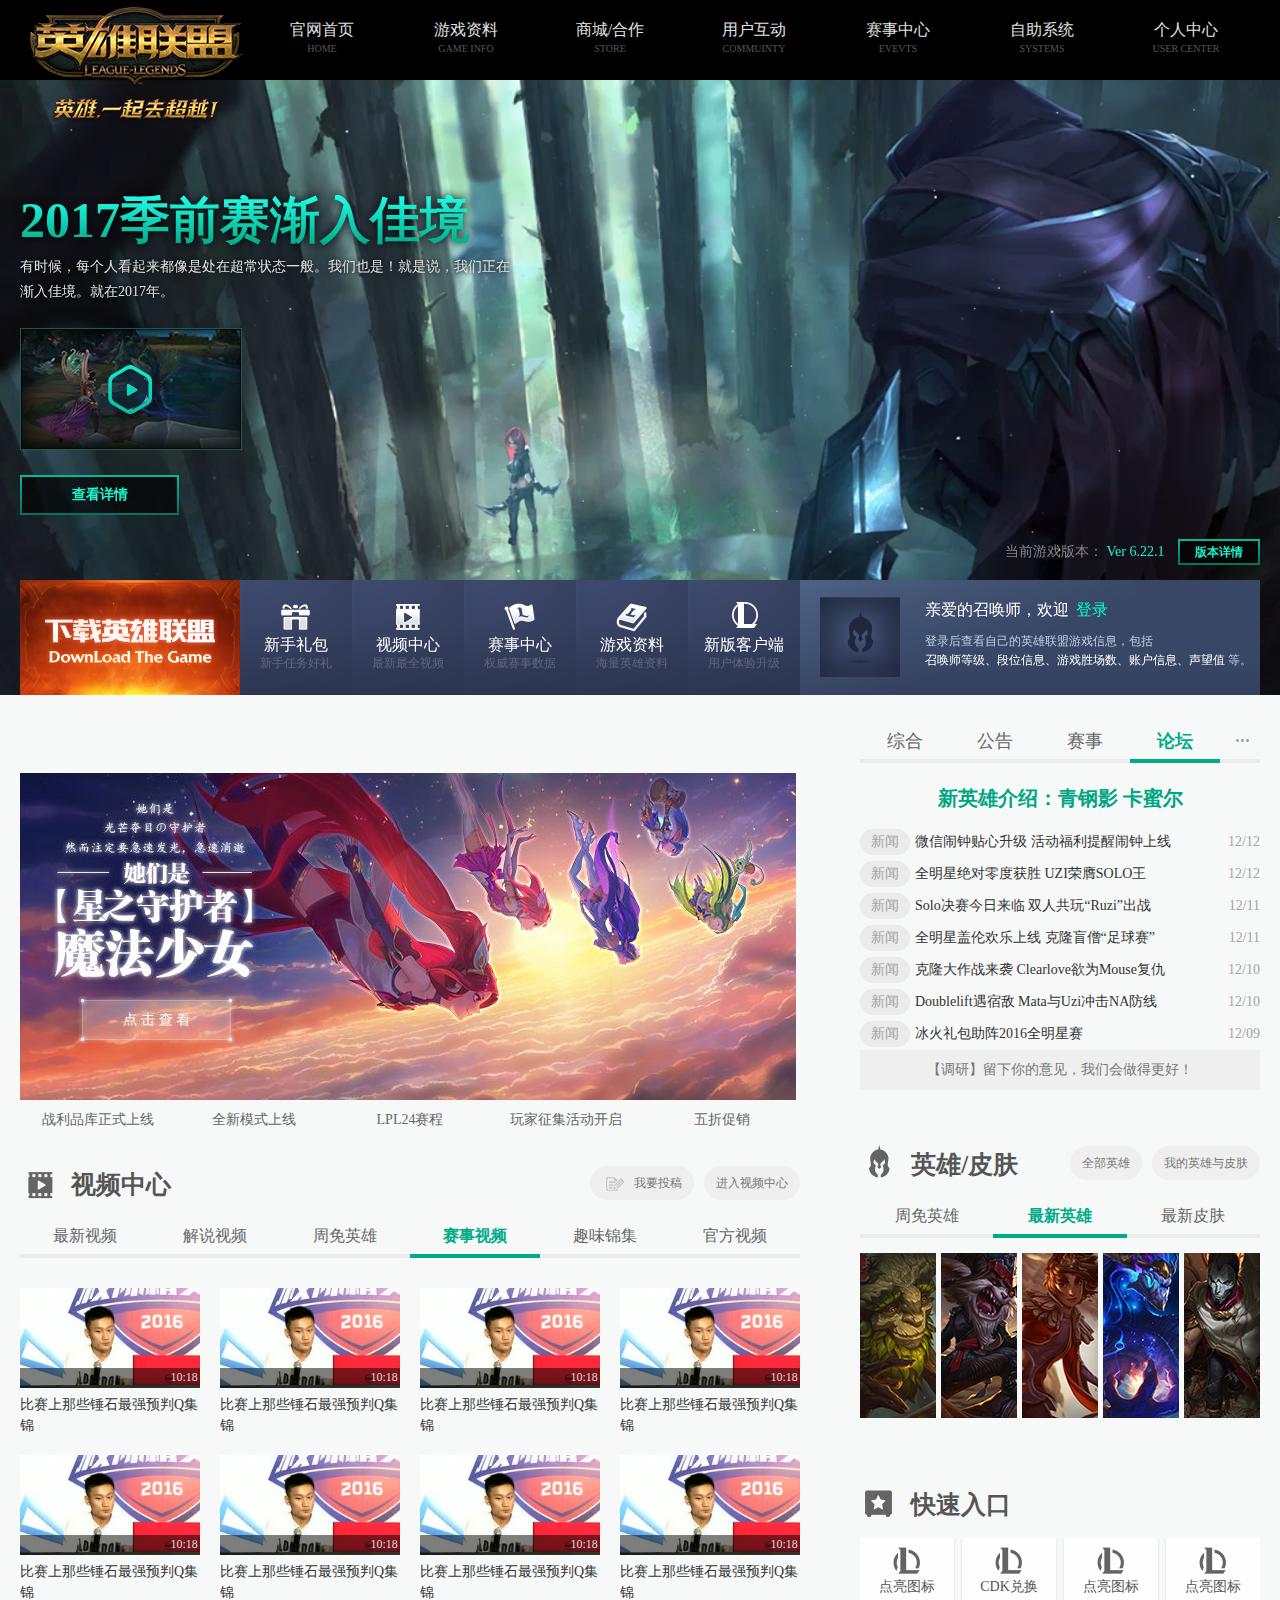
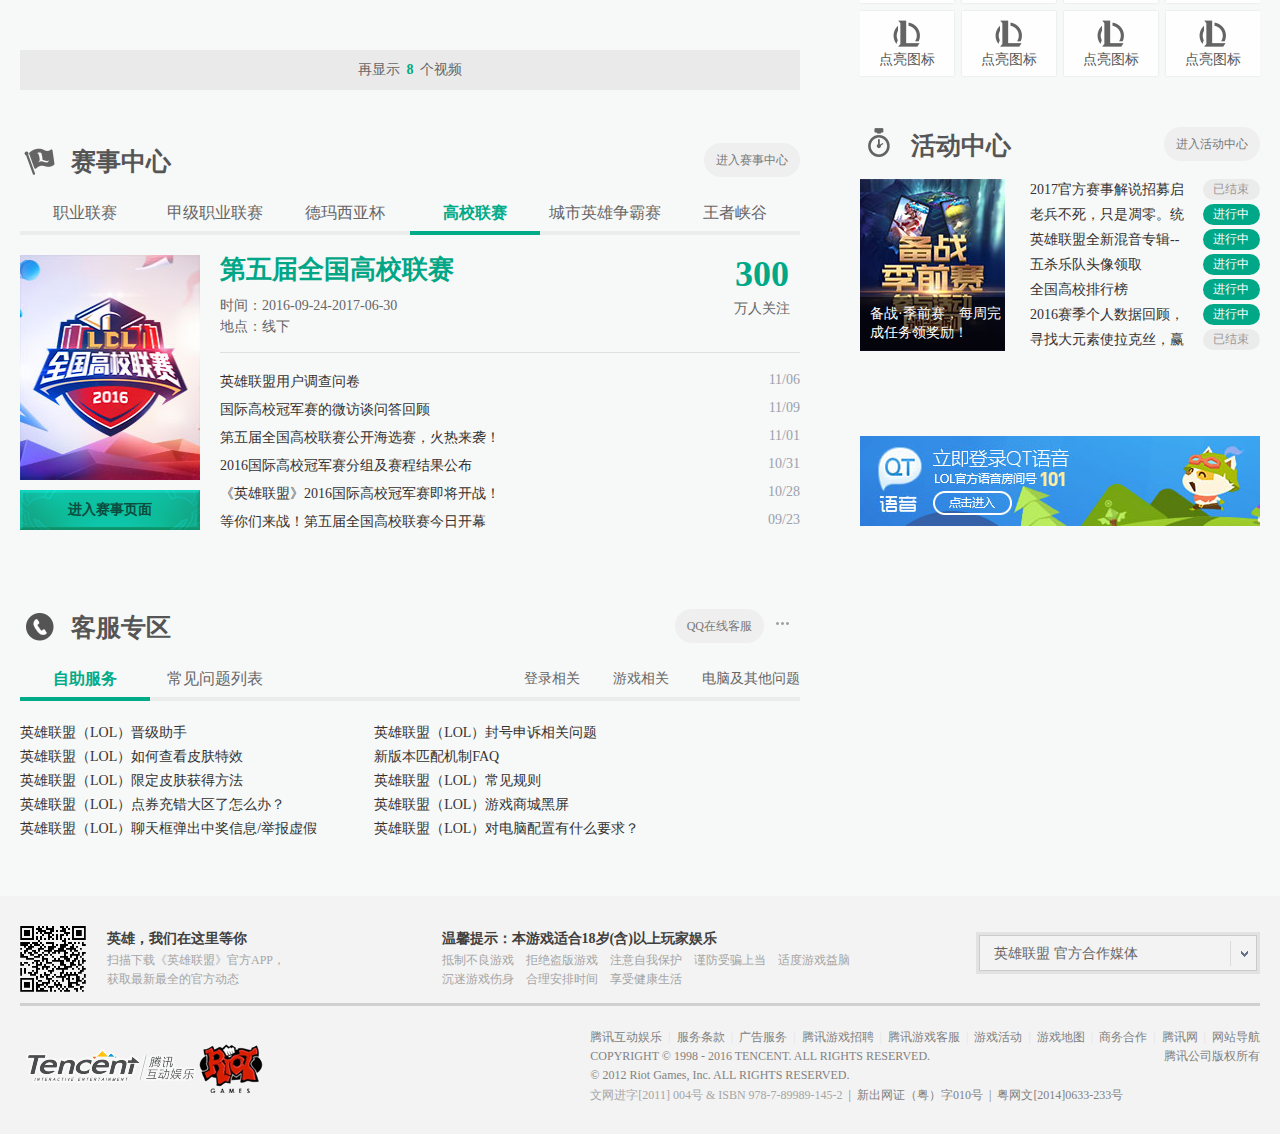
<file: index.html>
<!DOCTYPE html>
<html lang="en">
<head>
	<meta charset="UTF-8">
	<title>主页HOME</title>
</head>
<link rel="stylesheet" href="css/reset.css">
<link rel="stylesheet" href="css/main.css">
<script src="jquery-2.1.4/jquery.min.js"></script>
<script src="js/正式横向轮播.js"></script>
<script src="js/video.js"></script>
<body>
	<div class="header">
	   <!-- 主导航 -->
	   <div class="main-nav">
	        <ul id="J_nav" class="main-nav-inner">
	        	<li><a  href="#">官网首页
	            <span>HOME</span></a>
	            </li>
	        	<li><a  href="#">游戏资料
	            <span>GAME INFO</span></a></li>
	        	<li><a  href="#">商城/合作
	            <span>STORE</span></a></li>
	        	<li><a  href="#">用户互动
	            <span>COMMUINTY</span></a></li>
	        	<li><a  href="#">赛事中心
	            <span>EVEVTS</span></a></li>
	        	<li><a  href="#">自助系统
	            <span>SYSTEMS</span></a></li>
	        	<li><a  href="#">个人中心
	            <span>USER CENTER</span></a></li>
	        </ul>
           <div class="nav-more" id="J_nav-more" style="visibility: hidden;">
               <ul class="nav-more">
                   <li></li>
                   <li>
                       <a href="">新手指引</a>
                       <a href="">资料库</a>
                       <a href="">攻略中心</a>
                       <a href="">模式实验室</a>
                       <a href="">海克斯战利品库</a>
                       <a href="">屏保下载</a>
                       <a href="">英雄联盟 宇宙</a>
                   </li>
                   <li><a href="">点券商城</a>
                       <a href="">道聚城</a>
                       <a href="">官方周边商城</a>
                       <a href="">英雄联盟桌游</a>
                       <a href="">LOL信用卡</a>
                       <a href="">网吧特权</a>
                   </li>
                   <li><a href="">在线客服</a>
                       <a href="">活动中心</a>
                       <a href="">官方论坛</a>
                       <a href="">官方微信</a>
                       <a href="">官方微博</a>
                   </li>
                   <li><a href="">LPL职业联赛</a>
                       <a href="">甲级职业联赛</a>
                       <a href="">德玛西亚杯</a>
                       <a href="">城市英雄争霸赛</a>
                       <a href="">高校联赛</a>
                       <a href="">校际精英赛</a>
                   </li>
                   <li><a href="">封号查询</a>
                       <a href="">体验服申请</a>
                       <a href="">服务器状态查询</a>
                       <a href="">裁决之镰</a>
                   </li>
                   <li><a href="">个人资料</a>
                       <a href="">我的英雄与皮肤</a>
                       <a href="">战绩历史</a>
                   </li>
               </ul>
           </div>
	   </div>
        <!--动图上的布局-->
		<div class="header-inner layout">
			<!--logo-->
			<h1 class="logo"></h1>
			<!--宣传语-->
			<video id="topBigVideo" class="top-big-video" autoplay="" loop="">
				<source src="./resource/big-v10.mp4">
				<source src="./resource/big-v10.webm">
			</video>
			<div class="top-act">
				<h2 class="top-act-name">
					2017季前赛渐入佳境
					<span>2017季前赛渐入佳境</span>
				</h2>
				<p class="top-act-desc">
					有时候，每个人看起来都像是处在超常状态一般。我们也是！就是说，我们正在渐入佳境。就在2017年。
				</p>
			<div class="top-act-video">
				<video id="topSmallVideo" class="top-small-video" autoplay="" loop="">
					<source src="./resource/small-v10.webm" type="video/webm">
					<source src="./resource/small-v10.mp4" type="video/mp4">
				</video>
				<a id="J_play" class="btn-top-play" href="javascript:void(0)"></a>
			</div>
				<a class="top-act-link" href="http://lol.qq.com/act/a20161015preseason/?ADTAG=lolweb.header.act"  target="_blank">查看详情</a>
			</div>
            <!--游戏版本-->
            <div class="top-version">
                当前游戏版本：
                <em>Ver 6.22.1</em>
                <a class="top-version-link" href="http://lol.qq.com/webplat/info/news_version3/152/22006/m14290/201611/523246.shtml"
                   target="_blank">版本详情</a>
            </div>
            <!--下载登陆-->
            <div class="top-quick clearfix">
                <!--下载-->
                <a class="top-quick-download top-quick-link" href="/download.shtml">
                    <strong class="hidden">下载游戏</strong>
                </a>
                <a class="top-quick-link top-quick-package" target="_blank" href="http://lol.qq.com/act/a20110418gifts/">
                    <span class="icon-quick-package"></span>
                    <span class="name">新手礼包</span>
                    <span class="desc">新手任务好礼</span>
                </a>
                <a class="top-quick-link top-quick-video" target="_blank" href="http://lol.qq.com/act/a20110418gifts/">
                    <span class="icon-quick-video"></span>
                    <span class="name">视频中心</span>
                    <span class="desc">最新最全视频</span>
                </a>
                <a class="top-quick-link top-quick-match" target="_blank" href="http://lol.qq.com/act/a20110418gifts/">
                    <span class="icon-quick-match"></span>
                    <span class="name">赛事中心</span>
                    <span class="desc">权威赛事数据</span>
                </a>
                <a class="top-quick-link top-quick-info" target="_blank" href="http://lol.qq.com/act/a20110418gifts/">
                    <span class="icon-quick-info"></span>
                    <span class="name">游戏资料</span>
                    <span class="desc">海量英雄资料</span>
                </a>
                <a class="top-quick-link top-quick-lcu" target="_blank" href="http://lol.qq.com/act/a20110418gifts/">
                    <span class="icon-quick-lcu"></span>
                    <span class="name">新版客户端</span>
                    <span class="desc">用户体验升级</span>
                </a>
                <!--登录-->
                <div class="top-login">
                    <div class="user_content">
                        <div class="user-header">
                            <img src="./resource/ttt.png" height="80" width="80">
                        </div>
                        <p class="hello">
                            亲爱的召唤师，欢迎
                            <a href="#" class="text_login">登录</a>
                        </p>
                        <i class="blank"></i>
                        <p>
                            登录后查看自己的英雄联盟游戏信息，包括
                            <br>
                            <span class="new1">召唤师等级、段位信息、游戏胜场数、账户信息、声望值</span>
                            等。
                        </p>
                    </div>
                </div>
            </div>
		</div>
    </div>

 <div class="layout mainer">
     <div class="home-mod-l">
         <!--图片轮播 开始-->
        <div id="move1">
            <ul class="image_move clearfix" id="i_m">
                <li class="move_item"><a href=""><img src="lianmeng_images/girl.png" ></a></li>
                <li class="move_item"><a href=""><img src="lianmeng_images/finals.png" ></a></li>
                <li class="move_item"><a href=""><img src="lianmeng_images/girl_shop.png" ></a></li>
                <li class="move_item"><a href=""><img src="lianmeng_images/jie_skin.png" ></a></li>
                <li class="move_item"><a href=""><img src="lianmeng_images/angel.png" ></a></li>
            </ul>
            <ul class="image_name" id="ima_name">
                <li>战利品库正式上线</li>
                <li>全新模式上线</li>
                <li>LPL24赛程</li>
                <li>玩家征集活动开启</li>
                <li>五折促销</li>
            </ul>
        </div>
         <!--图片轮播 结束-->
         <!--视频中心 开始-->
         <div class="home-mod home-video">
             <div class="hd">
                 <h2 class="home-title home-video-title">
                     <i class="icon-video"></i>
                     视频中心
                 </h2>
                 <a href="/v/index.shtml" class="txt-more">进入视频中心</a>
                 <a class="txt-more" href="http://bbs.lol.qq.com/forum.php?mod=forumdisplay&amp;fid=315">
                     <i class="icon-submit"></i>
                     我要投稿</a>
             </div>
             <div class="bd">
                 <div class="tab video-tab">
                     <ul id="Jvideo" class="tab-nav video-nav">
                         <li id="J1" val="1">最新视频</li>
                         <li id="J2" val="2">解说视频</li>
                         <li id="J3" val="3">周免英雄</li>
                         <li id="J4" val="4" class="current">赛事视频</li>
                         <li id="J5" val="5">趣味锦集</li>
                         <li id="J6" val="6">官方视频</li>
                     </ul>
                 </div>
                 <ul id="Jvideo_n1" style="display: none" class="clearfix v-list v-mod-list v-star-list" data-id="2">
                     <li>
                         <a class="v-link"
                            href="http://lol.qq.com/v/go.shtml?id=45604&amp;type=lwvideo&amp;url=http://www.lolfun.cn/video/video.html?id=1183&amp;e_code=main.videototal.new" target="_blank">
                             <img src="resource/0.jpg" alt="">
                             <span class="shadow1"></span>
                             <span class="v-meta"><span class="v-time">10:18</span></span>
                             <span class="shadow2"></span>
                             <i class="icon-v"></i>
                         </a>
                         <h5 class="v-name">
                             <a href="http://lol.qq.com/v/go.shtml?id=45604&amp;type=lwvideo&amp;url=http://www.lolfun.cn/video/video.html?id=1183&amp;e_code=main.videototal.new">
                             比赛上那些锤石最强预判Q集锦</a>
                         </h5>
                     </li>
                     <li>
                         <a class="v-link"
                            href="http://lol.qq.com/v/go.shtml?id=45604&amp;type=lwvideo&amp;url=http://www.lolfun.cn/video/video.html?id=1183&amp;e_code=main.videototal.new" target="_blank">
                             <img src="resource/0.jpg" alt="">
                             <span class="shadow1"></span>
                             <span class="v-meta"><span class="v-time">10:18</span></span>
                             <span class="shadow2"></span>
                             <i class="icon-v"></i>
                         </a>
                         <h5 class="v-name">
                             <a href="http://lol.qq.com/v/go.shtml?id=45604&amp;type=lwvideo&amp;url=http://www.lolfun.cn/video/video.html?id=1183&amp;e_code=main.videototal.new">
                                 比赛上那些锤石最强预判Q集锦</a>
                         </h5>
                     </li>
                     <li>
                         <a class="v-link"
                            href="http://lol.qq.com/v/go.shtml?id=45604&amp;type=lwvideo&amp;url=http://www.lolfun.cn/video/video.html?id=1183&amp;e_code=main.videototal.new" target="_blank">
                             <img src="resource/0.jpg" alt="">
                             <span class="shadow1"></span>
                             <span class="v-meta"><span class="v-time">10:18</span></span>
                             <span class="shadow2"></span>
                             <i class="icon-v"></i>
                         </a>
                         <h5 class="v-name">
                             <a href="http://lol.qq.com/v/go.shtml?id=45604&amp;type=lwvideo&amp;url=http://www.lolfun.cn/video/video.html?id=1183&amp;e_code=main.videototal.new">
                                 比赛上那些锤石最强预判Q集锦</a>
                         </h5>
                     </li>
                     <li>
                         <a class="v-link"
                            href="http://lol.qq.com/v/go.shtml?id=45604&amp;type=lwvideo&amp;url=http://www.lolfun.cn/video/video.html?id=1183&amp;e_code=main.videototal.new" target="_blank">
                             <img src="resource/0.jpg" alt="">
                             <span class="shadow1"></span>
                             <span class="v-meta"><span class="v-time">10:18</span></span>
                             <span class="shadow2"></span>
                             <i class="icon-v"></i>
                         </a>
                         <h5 class="v-name">
                             <a href="http://lol.qq.com/v/go.shtml?id=45604&amp;type=lwvideo&amp;url=http://www.lolfun.cn/video/video.html?id=1183&amp;e_code=main.videototal.new">
                                 比赛上那些锤石最强预判Q集锦</a>
                         </h5>
                     </li>
                     <li>
                         <a class="v-link"
                            href="http://lol.qq.com/v/go.shtml?id=45604&amp;type=lwvideo&amp;url=http://www.lolfun.cn/video/video.html?id=1183&amp;e_code=main.videototal.new" target="_blank">
                             <img src="resource/0.jpg" alt="">
                             <span class="shadow1"></span>
                             <span class="v-meta"><span class="v-time">10:18</span></span>
                             <span class="shadow2"></span>
                             <i class="icon-v"></i>
                         </a>
                         <h5 class="v-name">
                             <a href="http://lol.qq.com/v/go.shtml?id=45604&amp;type=lwvideo&amp;url=http://www.lolfun.cn/video/video.html?id=1183&amp;e_code=main.videototal.new">
                                 比赛上那些锤石最强预判Q集锦</a>
                         </h5>
                     </li>
                     <li>
                         <a class="v-link"
                            href="http://lol.qq.com/v/go.shtml?id=45604&amp;type=lwvideo&amp;url=http://www.lolfun.cn/video/video.html?id=1183&amp;e_code=main.videototal.new" target="_blank">
                             <img src="resource/0.jpg" alt="">
                             <span class="shadow1"></span>
                             <span class="v-meta"><span class="v-time">10:18</span></span>
                             <span class="shadow2"></span>
                             <i class="icon-v"></i>
                         </a>
                         <h5 class="v-name">
                             <a href="http://lol.qq.com/v/go.shtml?id=45604&amp;type=lwvideo&amp;url=http://www.lolfun.cn/video/video.html?id=1183&amp;e_code=main.videototal.new">
                                 比赛上那些锤石最强预判Q集锦</a>
                         </h5>
                     </li>
                     <li>
                         <a class="v-link"
                            href="http://lol.qq.com/v/go.shtml?id=45604&amp;type=lwvideo&amp;url=http://www.lolfun.cn/video/video.html?id=1183&amp;e_code=main.videototal.new" target="_blank">
                             <img src="resource/0.jpg" alt="">
                             <span class="shadow1"></span>
                             <span class="v-meta"><span class="v-time">10:18</span></span>
                             <span class="shadow2"></span>
                             <i class="icon-v"></i>
                         </a>
                         <h5 class="v-name">
                             <a href="http://lol.qq.com/v/go.shtml?id=45604&amp;type=lwvideo&amp;url=http://www.lolfun.cn/video/video.html?id=1183&amp;e_code=main.videototal.new">
                                 比赛上那些锤石最强预判Q集锦</a>
                         </h5>
                     </li>
                     <li>
                         <a class="v-link"
                            href="http://lol.qq.com/v/go.shtml?id=45604&amp;type=lwvideo&amp;url=http://www.lolfun.cn/video/video.html?id=1183&amp;e_code=main.videototal.new" target="_blank">
                             <img src="resource/0.jpg" alt="">
                             <span class="shadow1"></span>
                             <span class="v-meta"><span class="v-time">10:18</span></span>
                             <span class="shadow2"></span>
                             <i class="icon-v"></i>
                         </a>
                         <h5 class="v-name">
                             <a href="http://lol.qq.com/v/go.shtml?id=45604&amp;type=lwvideo&amp;url=http://www.lolfun.cn/video/video.html?id=1183&amp;e_code=main.videototal.new">
                                 比赛上那些锤石最强预判Q集锦</a>
                         </h5>
                     </li>
                     <li class="video-more">
                         <a class="v-link"
                            href="http://lol.qq.com/v/go.shtml?id=45604&amp;type=lwvideo&amp;url=http://www.lolfun.cn/video/video.html?id=1183&amp;e_code=main.videototal.new" target="_blank">
                             <img src="resource/0.jpg" alt="">
                             <span class="shadow1"></span>
                             <span class="v-meta"><span class="v-time">10:18</span></span>
                             <span class="shadow2"></span>
                             <i class="icon-v"></i>
                         </a>
                         <h5 class="v-name">
                             <a href="http://lol.qq.com/v/go.shtml?id=45604&amp;type=lwvideo&amp;url=http://www.lolfun.cn/video/video.html?id=1183&amp;e_code=main.videototal.new">
                                 比赛上那些锤石最强预判Q集锦</a>
                         </h5>
                     </li>
                     <li class="video-more">
                         <a class="v-link"
                            href="http://lol.qq.com/v/go.shtml?id=45604&amp;type=lwvideo&amp;url=http://www.lolfun.cn/video/video.html?id=1183&amp;e_code=main.videototal.new" target="_blank">
                             <img src="resource/0.jpg" alt="">
                             <span class="shadow1"></span>
                             <span class="v-meta"><span class="v-time">10:18</span></span>
                             <span class="shadow2"></span>
                             <i class="icon-v"></i>
                         </a>
                         <h5 class="v-name">
                             <a href="http://lol.qq.com/v/go.shtml?id=45604&amp;type=lwvideo&amp;url=http://www.lolfun.cn/video/video.html?id=1183&amp;e_code=main.videototal.new">
                                 比赛上那些锤石最强预判Q集锦</a>
                         </h5>
                     </li>
                     <li class="video-more">
                         <a class="v-link"
                            href="http://lol.qq.com/v/go.shtml?id=45604&amp;type=lwvideo&amp;url=http://www.lolfun.cn/video/video.html?id=1183&amp;e_code=main.videototal.new" target="_blank">
                             <img src="resource/0.jpg" alt="">
                             <span class="shadow1"></span>
                             <span class="v-meta"><span class="v-time">10:18</span></span>
                             <span class="shadow2"></span>
                             <i class="icon-v"></i>
                         </a>
                         <h5 class="v-name">
                             <a href="http://lol.qq.com/v/go.shtml?id=45604&amp;type=lwvideo&amp;url=http://www.lolfun.cn/video/video.html?id=1183&amp;e_code=main.videototal.new">
                                 比赛上那些锤石最强预判Q集锦</a>
                         </h5>
                     </li>
                     <li class="video-more">
                         <a class="v-link"
                            href="http://lol.qq.com/v/go.shtml?id=45604&amp;type=lwvideo&amp;url=http://www.lolfun.cn/video/video.html?id=1183&amp;e_code=main.videototal.new" target="_blank">
                             <img src="resource/0.jpg" alt="">
                             <span class="shadow1"></span>
                             <span class="v-meta"><span class="v-time">10:18</span></span>
                             <span class="shadow2"></span>
                             <i class="icon-v"></i>
                         </a>
                         <h5 class="v-name">
                             <a href="http://lol.qq.com/v/go.shtml?id=45604&amp;type=lwvideo&amp;url=http://www.lolfun.cn/video/video.html?id=1183&amp;e_code=main.videototal.new">
                                 比赛上那些锤石最强预判Q集锦</a>
                         </h5>
                     </li>
                     <li class="video-more">
                         <a class="v-link"
                            href="http://lol.qq.com/v/go.shtml?id=45604&amp;type=lwvideo&amp;url=http://www.lolfun.cn/video/video.html?id=1183&amp;e_code=main.videototal.new" target="_blank">
                             <img src="resource/0.jpg" alt="">
                             <span class="shadow1"></span>
                             <span class="v-meta"><span class="v-time">10:18</span></span>
                             <span class="shadow2"></span>
                             <i class="icon-v"></i>
                         </a>
                         <h5 class="v-name">
                             <a href="http://lol.qq.com/v/go.shtml?id=45604&amp;type=lwvideo&amp;url=http://www.lolfun.cn/video/video.html?id=1183&amp;e_code=main.videototal.new">
                                 比赛上那些锤石最强预判Q集锦</a>
                         </h5>
                     </li>
                     <li class="video-more">
                         <a class="v-link"
                            href="http://lol.qq.com/v/go.shtml?id=45604&amp;type=lwvideo&amp;url=http://www.lolfun.cn/video/video.html?id=1183&amp;e_code=main.videototal.new" target="_blank">
                             <img src="resource/0.jpg" alt="">
                             <span class="shadow1"></span>
                             <span class="v-meta"><span class="v-time">10:18</span></span>
                             <span class="shadow2"></span>
                             <i class="icon-v"></i>
                         </a>
                         <h5 class="v-name">
                             <a href="http://lol.qq.com/v/go.shtml?id=45604&amp;type=lwvideo&amp;url=http://www.lolfun.cn/video/video.html?id=1183&amp;e_code=main.videototal.new">
                                 比赛上那些锤石最强预判Q集锦</a>
                         </h5>
                     </li>
                     <li class="video-more">
                         <a class="v-link"
                            href="http://lol.qq.com/v/go.shtml?id=45604&amp;type=lwvideo&amp;url=http://www.lolfun.cn/video/video.html?id=1183&amp;e_code=main.videototal.new" target="_blank">
                             <img src="resource/0.jpg" alt="">
                             <span class="shadow1"></span>
                             <span class="v-meta"><span class="v-time">10:18</span></span>
                             <span class="shadow2"></span>
                             <i class="icon-v"></i>
                         </a>
                         <h5 class="v-name">
                             <a href="http://lol.qq.com/v/go.shtml?id=45604&amp;type=lwvideo&amp;url=http://www.lolfun.cn/video/video.html?id=1183&amp;e_code=main.videototal.new">
                                 比赛上那些锤石最强预判Q集锦</a>
                         </h5>
                     </li>
                     <li class="video-more">
                         <a class="v-link"
                            href="http://lol.qq.com/v/go.shtml?id=45604&amp;type=lwvideo&amp;url=http://www.lolfun.cn/video/video.html?id=1183&amp;e_code=main.videototal.new" target="_blank">
                             <img src="resource/0.jpg" alt="">
                             <span class="shadow1"></span>
                             <span class="v-meta"><span class="v-time">10:18</span></span>
                             <span class="shadow2"></span>
                             <i class="icon-v"></i>
                         </a>
                         <h5 class="v-name">
                             <a href="http://lol.qq.com/v/go.shtml?id=45604&amp;type=lwvideo&amp;url=http://www.lolfun.cn/video/video.html?id=1183&amp;e_code=main.videototal.new">
                                 比赛上那些锤石最强预判Q集锦</a>
                         </h5>
                     </li>
                 </ul>
                 <ul style="display: none" id="Jvideo_n2" class="clearfix v-list v-mod-list v-star-list" data-id="3">
                     <li>
                         <a class="v-link"
                            href="http://lol.qq.com/v/go.shtml?id=45604&amp;type=lwvideo&amp;url=http://www.lolfun.cn/video/video.html?id=1183&amp;e_code=main.videototal.new" target="_blank">
                             <img src="resource/1.jpg" alt="">
                             <span class="shadow1"></span>
                             <span class="v-meta"><span class="v-time">10:18</span></span>
                             <span class="shadow2"></span>
                             <i class="icon-v"></i>
                         </a>
                         <h5 class="v-name">
                             <a href="http://lol.qq.com/v/go.shtml?id=45604&amp;type=lwvideo&amp;url=http://www.lolfun.cn/video/video.html?id=1183&amp;e_code=main.videototal.new">
                                 比赛上那些锤石最强预判Q集锦</a>
                         </h5>
                     </li>
                     <li>
                         <a class="v-link"
                            href="http://lol.qq.com/v/go.shtml?id=45604&amp;type=lwvideo&amp;url=http://www.lolfun.cn/video/video.html?id=1183&amp;e_code=main.videototal.new" target="_blank">
                             <img src="resource/1.jpg" alt="">
                             <span class="shadow1"></span>
                             <span class="v-meta"><span class="v-time">10:18</span></span>
                             <span class="shadow2"></span>
                             <i class="icon-v"></i>
                         </a>
                         <h5 class="v-name">
                             <a href="http://lol.qq.com/v/go.shtml?id=45604&amp;type=lwvideo&amp;url=http://www.lolfun.cn/video/video.html?id=1183&amp;e_code=main.videototal.new">
                                 比赛上那些锤石最强预判Q集锦</a>
                         </h5>
                     </li>
                     <li>
                         <a class="v-link"
                            href="http://lol.qq.com/v/go.shtml?id=45604&amp;type=lwvideo&amp;url=http://www.lolfun.cn/video/video.html?id=1183&amp;e_code=main.videototal.new" target="_blank">
                             <img src="resource/1.jpg" alt="">
                             <span class="shadow1"></span>
                             <span class="v-meta"><span class="v-time">10:18</span></span>
                             <span class="shadow2"></span>
                             <i class="icon-v"></i>
                         </a>
                         <h5 class="v-name">
                             <a href="http://lol.qq.com/v/go.shtml?id=45604&amp;type=lwvideo&amp;url=http://www.lolfun.cn/video/video.html?id=1183&amp;e_code=main.videototal.new">
                                 比赛上那些锤石最强预判Q集锦</a>
                         </h5>
                     </li>
                     <li>
                         <a class="v-link"
                            href="http://lol.qq.com/v/go.shtml?id=45604&amp;type=lwvideo&amp;url=http://www.lolfun.cn/video/video.html?id=1183&amp;e_code=main.videototal.new" target="_blank">
                             <img src="resource/1.jpg" alt="">
                             <span class="shadow1"></span>
                             <span class="v-meta"><span class="v-time">10:18</span></span>
                             <span class="shadow2"></span>
                             <i class="icon-v"></i>
                         </a>
                         <h5 class="v-name">
                             <a href="http://lol.qq.com/v/go.shtml?id=45604&amp;type=lwvideo&amp;url=http://www.lolfun.cn/video/video.html?id=1183&amp;e_code=main.videototal.new">
                                 比赛上那些锤石最强预判Q集锦</a>
                         </h5>
                     </li>
                     <li>
                         <a class="v-link"
                            href="http://lol.qq.com/v/go.shtml?id=45604&amp;type=lwvideo&amp;url=http://www.lolfun.cn/video/video.html?id=1183&amp;e_code=main.videototal.new" target="_blank">
                             <img src="resource/1.jpg" alt="">
                             <span class="shadow1"></span>
                             <span class="v-meta"><span class="v-time">10:18</span></span>
                             <span class="shadow2"></span>
                             <i class="icon-v"></i>
                         </a>
                         <h5 class="v-name">
                             <a href="http://lol.qq.com/v/go.shtml?id=45604&amp;type=lwvideo&amp;url=http://www.lolfun.cn/video/video.html?id=1183&amp;e_code=main.videototal.new">
                                 比赛上那些锤石最强预判Q集锦</a>
                         </h5>
                     </li>
                     <li>
                         <a class="v-link"
                            href="http://lol.qq.com/v/go.shtml?id=45604&amp;type=lwvideo&amp;url=http://www.lolfun.cn/video/video.html?id=1183&amp;e_code=main.videototal.new" target="_blank">
                             <img src="resource/1.jpg" alt="">
                             <span class="shadow1"></span>
                             <span class="v-meta"><span class="v-time">10:18</span></span>
                             <span class="shadow2"></span>
                             <i class="icon-v"></i>
                         </a>
                         <h5 class="v-name">
                             <a href="http://lol.qq.com/v/go.shtml?id=45604&amp;type=lwvideo&amp;url=http://www.lolfun.cn/video/video.html?id=1183&amp;e_code=main.videototal.new">
                                 比赛上那些锤石最强预判Q集锦</a>
                         </h5>
                     </li>
                     <li>
                         <a class="v-link"
                            href="http://lol.qq.com/v/go.shtml?id=45604&amp;type=lwvideo&amp;url=http://www.lolfun.cn/video/video.html?id=1183&amp;e_code=main.videototal.new" target="_blank">
                             <img src="resource/1.jpg" alt="">
                             <span class="shadow1"></span>
                             <span class="v-meta"><span class="v-time">10:18</span></span>
                             <span class="shadow2"></span>
                             <i class="icon-v"></i>
                         </a>
                         <h5 class="v-name">
                             <a href="http://lol.qq.com/v/go.shtml?id=45604&amp;type=lwvideo&amp;url=http://www.lolfun.cn/video/video.html?id=1183&amp;e_code=main.videototal.new">
                                 比赛上那些锤石最强预判Q集锦</a>
                         </h5>
                     </li>
                     <li>
                         <a class="v-link"
                            href="http://lol.qq.com/v/go.shtml?id=45604&amp;type=lwvideo&amp;url=http://www.lolfun.cn/video/video.html?id=1183&amp;e_code=main.videototal.new" target="_blank">
                             <img src="resource/1.jpg" alt="">
                             <span class="shadow1"></span>
                             <span class="v-meta"><span class="v-time">10:18</span></span>
                             <span class="shadow2"></span>
                             <i class="icon-v"></i>
                         </a>
                         <h5 class="v-name">
                             <a href="http://lol.qq.com/v/go.shtml?id=45604&amp;type=lwvideo&amp;url=http://www.lolfun.cn/video/video.html?id=1183&amp;e_code=main.videototal.new">
                                 比赛上那些锤石最强预判Q集锦</a>
                         </h5>
                     </li>
                     <li class="video-more">
                         <a class="v-link"
                            href="http://lol.qq.com/v/go.shtml?id=45604&amp;type=lwvideo&amp;url=http://www.lolfun.cn/video/video.html?id=1183&amp;e_code=main.videototal.new" target="_blank">
                             <img src="resource/1.jpg" alt="">
                             <span class="shadow1"></span>
                             <span class="v-meta"><span class="v-time">10:18</span></span>
                             <span class="shadow2"></span>
                             <i class="icon-v"></i>
                         </a>
                         <h5 class="v-name">
                             <a href="http://lol.qq.com/v/go.shtml?id=45604&amp;type=lwvideo&amp;url=http://www.lolfun.cn/video/video.html?id=1183&amp;e_code=main.videototal.new">
                                 比赛上那些锤石最强预判Q集锦</a>
                         </h5>
                     </li>
                     <li class="video-more">
                         <a class="v-link"
                            href="http://lol.qq.com/v/go.shtml?id=45604&amp;type=lwvideo&amp;url=http://www.lolfun.cn/video/video.html?id=1183&amp;e_code=main.videototal.new" target="_blank">
                             <img src="resource/1.jpg" alt="">
                             <span class="shadow1"></span>
                             <span class="v-meta"><span class="v-time">10:18</span></span>
                             <span class="shadow2"></span>
                             <i class="icon-v"></i>
                         </a>
                         <h5 class="v-name">
                             <a href="http://lol.qq.com/v/go.shtml?id=45604&amp;type=lwvideo&amp;url=http://www.lolfun.cn/video/video.html?id=1183&amp;e_code=main.videototal.new">
                                 比赛上那些锤石最强预判Q集锦</a>
                         </h5>
                     </li>
                     <li class="video-more">
                         <a class="v-link"
                            href="http://lol.qq.com/v/go.shtml?id=45604&amp;type=lwvideo&amp;url=http://www.lolfun.cn/video/video.html?id=1183&amp;e_code=main.videototal.new" target="_blank">
                             <img src="resource/1.jpg" alt="">
                             <span class="shadow1"></span>
                             <span class="v-meta"><span class="v-time">10:18</span></span>
                             <span class="shadow2"></span>
                             <i class="icon-v"></i>
                         </a>
                         <h5 class="v-name">
                             <a href="http://lol.qq.com/v/go.shtml?id=45604&amp;type=lwvideo&amp;url=http://www.lolfun.cn/video/video.html?id=1183&amp;e_code=main.videototal.new">
                                 比赛上那些锤石最强预判Q集锦</a>
                         </h5>
                     </li>
                     <li class="video-more">
                         <a class="v-link"
                            href="http://lol.qq.com/v/go.shtml?id=45604&amp;type=lwvideo&amp;url=http://www.lolfun.cn/video/video.html?id=1183&amp;e_code=main.videototal.new" target="_blank">
                             <img src="resource/1.jpg" alt="">
                             <span class="shadow1"></span>
                             <span class="v-meta"><span class="v-time">10:18</span></span>
                             <span class="shadow2"></span>
                             <i class="icon-v"></i>
                         </a>
                         <h5 class="v-name">
                             <a href="http://lol.qq.com/v/go.shtml?id=45604&amp;type=lwvideo&amp;url=http://www.lolfun.cn/video/video.html?id=1183&amp;e_code=main.videototal.new">
                                 比赛上那些锤石最强预判Q集锦</a>
                         </h5>
                     </li>
                     <li class="video-more">
                         <a class="v-link"
                            href="http://lol.qq.com/v/go.shtml?id=45604&amp;type=lwvideo&amp;url=http://www.lolfun.cn/video/video.html?id=1183&amp;e_code=main.videototal.new" target="_blank">
                             <img src="resource/1.jpg" alt="">
                             <span class="shadow1"></span>
                             <span class="v-meta"><span class="v-time">10:18</span></span>
                             <span class="shadow2"></span>
                             <i class="icon-v"></i>
                         </a>
                         <h5 class="v-name">
                             <a href="http://lol.qq.com/v/go.shtml?id=45604&amp;type=lwvideo&amp;url=http://www.lolfun.cn/video/video.html?id=1183&amp;e_code=main.videototal.new">
                                 比赛上那些锤石最强预判Q集锦</a>
                         </h5>
                     </li>
                     <li class="video-more">
                         <a class="v-link"
                            href="http://lol.qq.com/v/go.shtml?id=45604&amp;type=lwvideo&amp;url=http://www.lolfun.cn/video/video.html?id=1183&amp;e_code=main.videototal.new" target="_blank">
                             <img src="resource/1.jpg" alt="">
                             <span class="shadow1"></span>
                             <span class="v-meta"><span class="v-time">10:18</span></span>
                             <span class="shadow2"></span>
                             <i class="icon-v"></i>
                         </a>
                         <h5 class="v-name">
                             <a href="http://lol.qq.com/v/go.shtml?id=45604&amp;type=lwvideo&amp;url=http://www.lolfun.cn/video/video.html?id=1183&amp;e_code=main.videototal.new">
                                 比赛上那些锤石最强预判Q集锦</a>
                         </h5>
                     </li>
                     <li class="video-more">
                         <a class="v-link"
                            href="http://lol.qq.com/v/go.shtml?id=45604&amp;type=lwvideo&amp;url=http://www.lolfun.cn/video/video.html?id=1183&amp;e_code=main.videototal.new" target="_blank">
                             <img src="resource/1.jpg" alt="">
                             <span class="shadow1"></span>
                             <span class="v-meta"><span class="v-time">10:18</span></span>
                             <span class="shadow2"></span>
                             <i class="icon-v"></i>
                         </a>
                         <h5 class="v-name">
                             <a href="http://lol.qq.com/v/go.shtml?id=45604&amp;type=lwvideo&amp;url=http://www.lolfun.cn/video/video.html?id=1183&amp;e_code=main.videototal.new">
                                 比赛上那些锤石最强预判Q集锦</a>
                         </h5>
                     </li>
                     <li class="video-more">
                         <a class="v-link"
                            href="http://lol.qq.com/v/go.shtml?id=45604&amp;type=lwvideo&amp;url=http://www.lolfun.cn/video/video.html?id=1183&amp;e_code=main.videototal.new" target="_blank">
                             <img src="resource/1.jpg" alt="">
                             <span class="shadow1"></span>
                             <span class="v-meta"><span class="v-time">10:18</span></span>
                             <span class="shadow2"></span>
                             <i class="icon-v"></i>
                         </a>
                         <h5 class="v-name">
                             <a href="http://lol.qq.com/v/go.shtml?id=45604&amp;type=lwvideo&amp;url=http://www.lolfun.cn/video/video.html?id=1183&amp;e_code=main.videototal.new">
                                 比赛上那些锤石最强预判Q集锦</a>
                         </h5>
                     </li>
                 </ul>
                 <ul style="display: none" id="Jvideo_n3" class="clearfix v-list v-mod-list v-star-list" data-id="4">
                     <li>
                         <a class="v-link"
                            href="http://lol.qq.com/v/go.shtml?id=45604&amp;type=lwvideo&amp;url=http://www.lolfun.cn/video/video.html?id=1183&amp;e_code=main.videototal.new" target="_blank">
                             <img src="resource/6.jpg" alt="">
                             <span class="shadow1"></span>
                             <span class="v-meta"><span class="v-time">10:18</span></span>
                             <span class="shadow2"></span>
                             <i class="icon-v"></i>
                         </a>
                         <h5 class="v-name">
                             <a href="http://lol.qq.com/v/go.shtml?id=45604&amp;type=lwvideo&amp;url=http://www.lolfun.cn/video/video.html?id=1183&amp;e_code=main.videototal.new">
                                 比赛上那些锤石最强预判Q集锦</a>
                         </h5>
                     </li>
                     <li>
                         <a class="v-link"
                            href="http://lol.qq.com/v/go.shtml?id=45604&amp;type=lwvideo&amp;url=http://www.lolfun.cn/video/video.html?id=1183&amp;e_code=main.videototal.new" target="_blank">
                             <img src="resource/6.jpg" alt="">
                             <span class="shadow1"></span>
                             <span class="v-meta"><span class="v-time">10:18</span></span>
                             <span class="shadow2"></span>
                             <i class="icon-v"></i>
                         </a>
                         <h5 class="v-name">
                             <a href="http://lol.qq.com/v/go.shtml?id=45604&amp;type=lwvideo&amp;url=http://www.lolfun.cn/video/video.html?id=1183&amp;e_code=main.videototal.new">
                                 比赛上那些锤石最强预判Q集锦</a>
                         </h5>
                     </li>
                     <li>
                         <a class="v-link"
                            href="http://lol.qq.com/v/go.shtml?id=45604&amp;type=lwvideo&amp;url=http://www.lolfun.cn/video/video.html?id=1183&amp;e_code=main.videototal.new" target="_blank">
                             <img src="resource/6.jpg" alt="">
                             <span class="shadow1"></span>
                             <span class="v-meta"><span class="v-time">10:18</span></span>
                             <span class="shadow2"></span>
                             <i class="icon-v"></i>
                         </a>
                         <h5 class="v-name">
                             <a href="http://lol.qq.com/v/go.shtml?id=45604&amp;type=lwvideo&amp;url=http://www.lolfun.cn/video/video.html?id=1183&amp;e_code=main.videototal.new">
                                 比赛上那些锤石最强预判Q集锦</a>
                         </h5>
                     </li>
                     <li>
                         <a class="v-link"
                            href="http://lol.qq.com/v/go.shtml?id=45604&amp;type=lwvideo&amp;url=http://www.lolfun.cn/video/video.html?id=1183&amp;e_code=main.videototal.new" target="_blank">
                             <img src="resource/6.jpg" alt="">
                             <span class="shadow1"></span>
                             <span class="v-meta"><span class="v-time">10:18</span></span>
                             <span class="shadow2"></span>
                             <i class="icon-v"></i>
                         </a>
                         <h5 class="v-name">
                             <a href="http://lol.qq.com/v/go.shtml?id=45604&amp;type=lwvideo&amp;url=http://www.lolfun.cn/video/video.html?id=1183&amp;e_code=main.videototal.new">
                                 比赛上那些锤石最强预判Q集锦</a>
                         </h5>
                     </li>
                     <li>
                         <a class="v-link"
                            href="http://lol.qq.com/v/go.shtml?id=45604&amp;type=lwvideo&amp;url=http://www.lolfun.cn/video/video.html?id=1183&amp;e_code=main.videototal.new" target="_blank">
                             <img src="resource/6.jpg" alt="">
                             <span class="shadow1"></span>
                             <span class="v-meta"><span class="v-time">10:18</span></span>
                             <span class="shadow2"></span>
                             <i class="icon-v"></i>
                         </a>
                         <h5 class="v-name">
                             <a href="http://lol.qq.com/v/go.shtml?id=45604&amp;type=lwvideo&amp;url=http://www.lolfun.cn/video/video.html?id=1183&amp;e_code=main.videototal.new">
                                 比赛上那些锤石最强预判Q集锦</a>
                         </h5>
                     </li>
                     <li>
                         <a class="v-link"
                            href="http://lol.qq.com/v/go.shtml?id=45604&amp;type=lwvideo&amp;url=http://www.lolfun.cn/video/video.html?id=1183&amp;e_code=main.videototal.new" target="_blank">
                             <img src="resource/6.jpg" alt="">
                             <span class="shadow1"></span>
                             <span class="v-meta"><span class="v-time">10:18</span></span>
                             <span class="shadow2"></span>
                             <i class="icon-v"></i>
                         </a>
                         <h5 class="v-name">
                             <a href="http://lol.qq.com/v/go.shtml?id=45604&amp;type=lwvideo&amp;url=http://www.lolfun.cn/video/video.html?id=1183&amp;e_code=main.videototal.new">
                                 比赛上那些锤石最强预判Q集锦</a>
                         </h5>
                     </li>
                     <li>
                         <a class="v-link"
                            href="http://lol.qq.com/v/go.shtml?id=45604&amp;type=lwvideo&amp;url=http://www.lolfun.cn/video/video.html?id=1183&amp;e_code=main.videototal.new" target="_blank">
                             <img src="resource/6.jpg" alt="">
                             <span class="shadow1"></span>
                             <span class="v-meta"><span class="v-time">10:18</span></span>
                             <span class="shadow2"></span>
                             <i class="icon-v"></i>
                         </a>
                         <h5 class="v-name">
                             <a href="http://lol.qq.com/v/go.shtml?id=45604&amp;type=lwvideo&amp;url=http://www.lolfun.cn/video/video.html?id=1183&amp;e_code=main.videototal.new">
                                 比赛上那些锤石最强预判Q集锦</a>
                         </h5>
                     </li>
                     <li>
                         <a class="v-link"
                            href="http://lol.qq.com/v/go.shtml?id=45604&amp;type=lwvideo&amp;url=http://www.lolfun.cn/video/video.html?id=1183&amp;e_code=main.videototal.new" target="_blank">
                             <img src="resource/6.jpg" alt="">
                             <span class="shadow1"></span>
                             <span class="v-meta"><span class="v-time">10:18</span></span>
                             <span class="shadow2"></span>
                             <i class="icon-v"></i>
                         </a>
                         <h5 class="v-name">
                             <a href="http://lol.qq.com/v/go.shtml?id=45604&amp;type=lwvideo&amp;url=http://www.lolfun.cn/video/video.html?id=1183&amp;e_code=main.videototal.new">
                                 比赛上那些锤石最强预判Q集锦</a>
                         </h5>
                     </li>
                     <li class="video-more">
                         <a class="v-link"
                            href="http://lol.qq.com/v/go.shtml?id=45604&amp;type=lwvideo&amp;url=http://www.lolfun.cn/video/video.html?id=1183&amp;e_code=main.videototal.new" target="_blank">
                             <img src="resource/6.jpg" alt="">
                             <span class="shadow1"></span>
                             <span class="v-meta"><span class="v-time">10:18</span></span>
                             <span class="shadow2"></span>
                             <i class="icon-v"></i>
                         </a>
                         <h5 class="v-name">
                             <a href="http://lol.qq.com/v/go.shtml?id=45604&amp;type=lwvideo&amp;url=http://www.lolfun.cn/video/video.html?id=1183&amp;e_code=main.videototal.new">
                                 比赛上那些锤石最强预判Q集锦</a>
                         </h5>
                     </li>
                     <li class="video-more">
                         <a class="v-link"
                            href="http://lol.qq.com/v/go.shtml?id=45604&amp;type=lwvideo&amp;url=http://www.lolfun.cn/video/video.html?id=1183&amp;e_code=main.videototal.new" target="_blank">
                             <img src="resource/6.jpg" alt="">
                             <span class="shadow1"></span>
                             <span class="v-meta"><span class="v-time">10:18</span></span>
                             <span class="shadow2"></span>
                             <i class="icon-v"></i>
                         </a>
                         <h5 class="v-name">
                             <a href="http://lol.qq.com/v/go.shtml?id=45604&amp;type=lwvideo&amp;url=http://www.lolfun.cn/video/video.html?id=1183&amp;e_code=main.videototal.new">
                                 比赛上那些锤石最强预判Q集锦</a>
                         </h5>
                     </li>
                     <li class="video-more">
                         <a class="v-link"
                            href="http://lol.qq.com/v/go.shtml?id=45604&amp;type=lwvideo&amp;url=http://www.lolfun.cn/video/video.html?id=1183&amp;e_code=main.videototal.new" target="_blank">
                             <img src="resource/6.jpg" alt="">
                             <span class="shadow1"></span>
                             <span class="v-meta"><span class="v-time">10:18</span></span>
                             <span class="shadow2"></span>
                             <i class="icon-v"></i>
                         </a>
                         <h5 class="v-name">
                             <a href="http://lol.qq.com/v/go.shtml?id=45604&amp;type=lwvideo&amp;url=http://www.lolfun.cn/video/video.html?id=1183&amp;e_code=main.videototal.new">
                                 比赛上那些锤石最强预判Q集锦</a>
                         </h5>
                     </li>
                     <li class="video-more">
                         <a class="v-link"
                            href="http://lol.qq.com/v/go.shtml?id=45604&amp;type=lwvideo&amp;url=http://www.lolfun.cn/video/video.html?id=1183&amp;e_code=main.videototal.new" target="_blank">
                             <img src="resource/6.jpg" alt="">
                             <span class="shadow1"></span>
                             <span class="v-meta"><span class="v-time">10:18</span></span>
                             <span class="shadow2"></span>
                             <i class="icon-v"></i>
                         </a>
                         <h5 class="v-name">
                             <a href="http://lol.qq.com/v/go.shtml?id=45604&amp;type=lwvideo&amp;url=http://www.lolfun.cn/video/video.html?id=1183&amp;e_code=main.videototal.new">
                                 比赛上那些锤石最强预判Q集锦</a>
                         </h5>
                     </li>
                     <li class="video-more">
                         <a class="v-link"
                            href="http://lol.qq.com/v/go.shtml?id=45604&amp;type=lwvideo&amp;url=http://www.lolfun.cn/video/video.html?id=1183&amp;e_code=main.videototal.new" target="_blank">
                             <img src="resource/6.jpg" alt="">
                             <span class="shadow1"></span>
                             <span class="v-meta"><span class="v-time">10:18</span></span>
                             <span class="shadow2"></span>
                             <i class="icon-v"></i>
                         </a>
                         <h5 class="v-name">
                             <a href="http://lol.qq.com/v/go.shtml?id=45604&amp;type=lwvideo&amp;url=http://www.lolfun.cn/video/video.html?id=1183&amp;e_code=main.videototal.new">
                                 比赛上那些锤石最强预判Q集锦</a>
                         </h5>
                     </li>
                     <li class="video-more">
                         <a class="v-link"
                            href="http://lol.qq.com/v/go.shtml?id=45604&amp;type=lwvideo&amp;url=http://www.lolfun.cn/video/video.html?id=1183&amp;e_code=main.videototal.new" target="_blank">
                             <img src="resource/6.jpg" alt="">
                             <span class="shadow1"></span>
                             <span class="v-meta"><span class="v-time">10:18</span></span>
                             <span class="shadow2"></span>
                             <i class="icon-v"></i>
                         </a>
                         <h5 class="v-name">
                             <a href="http://lol.qq.com/v/go.shtml?id=45604&amp;type=lwvideo&amp;url=http://www.lolfun.cn/video/video.html?id=1183&amp;e_code=main.videototal.new">
                                 比赛上那些锤石最强预判Q集锦</a>
                         </h5>
                     </li>
                     <li class="video-more">
                         <a class="v-link"
                            href="http://lol.qq.com/v/go.shtml?id=45604&amp;type=lwvideo&amp;url=http://www.lolfun.cn/video/video.html?id=1183&amp;e_code=main.videototal.new" target="_blank">
                             <img src="resource/6.jpg" alt="">
                             <span class="shadow1"></span>
                             <span class="v-meta"><span class="v-time">10:18</span></span>
                             <span class="shadow2"></span>
                             <i class="icon-v"></i>
                         </a>
                         <h5 class="v-name">
                             <a href="http://lol.qq.com/v/go.shtml?id=45604&amp;type=lwvideo&amp;url=http://www.lolfun.cn/video/video.html?id=1183&amp;e_code=main.videototal.new">
                                 比赛上那些锤石最强预判Q集锦</a>
                         </h5>
                     </li>
                     <li class="video-more">
                         <a class="v-link"
                            href="http://lol.qq.com/v/go.shtml?id=45604&amp;type=lwvideo&amp;url=http://www.lolfun.cn/video/video.html?id=1183&amp;e_code=main.videototal.new" target="_blank">
                             <img src="resource/6.jpg" alt="">
                             <span class="shadow1"></span>
                             <span class="v-meta"><span class="v-time">10:18</span></span>
                             <span class="shadow2"></span>
                             <i class="icon-v"></i>
                         </a>
                         <h5 class="v-name">
                             <a href="http://lol.qq.com/v/go.shtml?id=45604&amp;type=lwvideo&amp;url=http://www.lolfun.cn/video/video.html?id=1183&amp;e_code=main.videototal.new">
                                 比赛上那些锤石最强预判Q集锦</a>
                         </h5>
                     </li>
                 </ul>
                 <ul style="display: block" id="Jvideo_n4" class="clearfix v-list v-mod-list v-star-list" data-id="5">
                     <li>
                         <a class="v-link"
                            href="http://lol.qq.com/v/go.shtml?id=45604&amp;type=lwvideo&amp;url=http://www.lolfun.cn/video/video.html?id=1183&amp;e_code=main.videototal.new" target="_blank">
                             <img src="resource/3.jpg" alt="">
                             <span class="shadow1"></span>
                             <span class="v-meta"><span class="v-time">10:18</span></span>
                             <span class="shadow2"></span>
                             <i class="icon-v"></i>
                         </a>
                         <h5 class="v-name">
                             <a href="http://lol.qq.com/v/go.shtml?id=45604&amp;type=lwvideo&amp;url=http://www.lolfun.cn/video/video.html?id=1183&amp;e_code=main.videototal.new">
                                 比赛上那些锤石最强预判Q集锦</a>
                         </h5>
                     </li>
                     <li>
                         <a class="v-link"
                            href="http://lol.qq.com/v/go.shtml?id=45604&amp;type=lwvideo&amp;url=http://www.lolfun.cn/video/video.html?id=1183&amp;e_code=main.videototal.new" target="_blank">
                             <img src="resource/3.jpg" alt="">
                             <span class="shadow1"></span>
                             <span class="v-meta"><span class="v-time">10:18</span></span>
                             <span class="shadow2"></span>
                             <i class="icon-v"></i>
                         </a>
                         <h5 class="v-name">
                             <a href="http://lol.qq.com/v/go.shtml?id=45604&amp;type=lwvideo&amp;url=http://www.lolfun.cn/video/video.html?id=1183&amp;e_code=main.videototal.new">
                                 比赛上那些锤石最强预判Q集锦</a>
                         </h5>
                     </li>
                     <li>
                         <a class="v-link"
                            href="http://lol.qq.com/v/go.shtml?id=45604&amp;type=lwvideo&amp;url=http://www.lolfun.cn/video/video.html?id=1183&amp;e_code=main.videototal.new" target="_blank">
                             <img src="resource/3.jpg" alt="">
                             <span class="shadow1"></span>
                             <span class="v-meta"><span class="v-time">10:18</span></span>
                             <span class="shadow2"></span>
                             <i class="icon-v"></i>
                         </a>
                         <h5 class="v-name">
                             <a href="http://lol.qq.com/v/go.shtml?id=45604&amp;type=lwvideo&amp;url=http://www.lolfun.cn/video/video.html?id=1183&amp;e_code=main.videototal.new">
                                 比赛上那些锤石最强预判Q集锦</a>
                         </h5>
                     </li>
                     <li>
                         <a class="v-link"
                            href="http://lol.qq.com/v/go.shtml?id=45604&amp;type=lwvideo&amp;url=http://www.lolfun.cn/video/video.html?id=1183&amp;e_code=main.videototal.new" target="_blank">
                             <img src="resource/3.jpg" alt="">
                             <span class="shadow1"></span>
                             <span class="v-meta"><span class="v-time">10:18</span></span>
                             <span class="shadow2"></span>
                             <i class="icon-v"></i>
                         </a>
                         <h5 class="v-name">
                             <a href="http://lol.qq.com/v/go.shtml?id=45604&amp;type=lwvideo&amp;url=http://www.lolfun.cn/video/video.html?id=1183&amp;e_code=main.videototal.new">
                                 比赛上那些锤石最强预判Q集锦</a>
                         </h5>
                     </li>
                     <li>
                         <a class="v-link"
                            href="http://lol.qq.com/v/go.shtml?id=45604&amp;type=lwvideo&amp;url=http://www.lolfun.cn/video/video.html?id=1183&amp;e_code=main.videototal.new" target="_blank">
                             <img src="resource/3.jpg" alt="">
                             <span class="shadow1"></span>
                             <span class="v-meta"><span class="v-time">10:18</span></span>
                             <span class="shadow2"></span>
                             <i class="icon-v"></i>
                         </a>
                         <h5 class="v-name">
                             <a href="http://lol.qq.com/v/go.shtml?id=45604&amp;type=lwvideo&amp;url=http://www.lolfun.cn/video/video.html?id=1183&amp;e_code=main.videototal.new">
                                 比赛上那些锤石最强预判Q集锦</a>
                         </h5>
                     </li>
                     <li>
                         <a class="v-link"
                            href="http://lol.qq.com/v/go.shtml?id=45604&amp;type=lwvideo&amp;url=http://www.lolfun.cn/video/video.html?id=1183&amp;e_code=main.videototal.new" target="_blank">
                             <img src="resource/3.jpg" alt="">
                             <span class="shadow1"></span>
                             <span class="v-meta"><span class="v-time">10:18</span></span>
                             <span class="shadow2"></span>
                             <i class="icon-v"></i>
                         </a>
                         <h5 class="v-name">
                             <a href="http://lol.qq.com/v/go.shtml?id=45604&amp;type=lwvideo&amp;url=http://www.lolfun.cn/video/video.html?id=1183&amp;e_code=main.videototal.new">
                                 比赛上那些锤石最强预判Q集锦</a>
                         </h5>
                     </li>
                     <li>
                         <a class="v-link"
                            href="http://lol.qq.com/v/go.shtml?id=45604&amp;type=lwvideo&amp;url=http://www.lolfun.cn/video/video.html?id=1183&amp;e_code=main.videototal.new" target="_blank">
                             <img src="resource/3.jpg" alt="">
                             <span class="shadow1"></span>
                             <span class="v-meta"><span class="v-time">10:18</span></span>
                             <span class="shadow2"></span>
                             <i class="icon-v"></i>
                         </a>
                         <h5 class="v-name">
                             <a href="http://lol.qq.com/v/go.shtml?id=45604&amp;type=lwvideo&amp;url=http://www.lolfun.cn/video/video.html?id=1183&amp;e_code=main.videototal.new">
                                 比赛上那些锤石最强预判Q集锦</a>
                         </h5>
                     </li>
                     <li>
                         <a class="v-link"
                            href="http://lol.qq.com/v/go.shtml?id=45604&amp;type=lwvideo&amp;url=http://www.lolfun.cn/video/video.html?id=1183&amp;e_code=main.videototal.new" target="_blank">
                             <img src="resource/3.jpg" alt="">
                             <span class="shadow1"></span>
                             <span class="v-meta"><span class="v-time">10:18</span></span>
                             <span class="shadow2"></span>
                             <i class="icon-v"></i>
                         </a>
                         <h5 class="v-name">
                             <a href="http://lol.qq.com/v/go.shtml?id=45604&amp;type=lwvideo&amp;url=http://www.lolfun.cn/video/video.html?id=1183&amp;e_code=main.videototal.new">
                                 比赛上那些锤石最强预判Q集锦</a>
                         </h5>
                     </li>
                     <li class="video-more">
                         <a class="v-link"
                            href="http://lol.qq.com/v/go.shtml?id=45604&amp;type=lwvideo&amp;url=http://www.lolfun.cn/video/video.html?id=1183&amp;e_code=main.videototal.new" target="_blank">
                             <img src="resource/3.jpg" alt="">
                             <span class="shadow1"></span>
                             <span class="v-meta"><span class="v-time">10:18</span></span>
                             <span class="shadow2"></span>
                             <i class="icon-v"></i>
                         </a>
                         <h5 class="v-name">
                             <a href="http://lol.qq.com/v/go.shtml?id=45604&amp;type=lwvideo&amp;url=http://www.lolfun.cn/video/video.html?id=1183&amp;e_code=main.videototal.new">
                                 比赛上那些锤石最强预判Q集锦</a>
                         </h5>
                     </li>
                     <li class="video-more">
                         <a class="v-link"
                            href="http://lol.qq.com/v/go.shtml?id=45604&amp;type=lwvideo&amp;url=http://www.lolfun.cn/video/video.html?id=1183&amp;e_code=main.videototal.new" target="_blank">
                             <img src="resource/3.jpg" alt="">
                             <span class="shadow1"></span>
                             <span class="v-meta"><span class="v-time">10:18</span></span>
                             <span class="shadow2"></span>
                             <i class="icon-v"></i>
                         </a>
                         <h5 class="v-name">
                             <a href="http://lol.qq.com/v/go.shtml?id=45604&amp;type=lwvideo&amp;url=http://www.lolfun.cn/video/video.html?id=1183&amp;e_code=main.videototal.new">
                                 比赛上那些锤石最强预判Q集锦</a>
                         </h5>
                     </li>
                     <li class="video-more">
                         <a class="v-link"
                            href="http://lol.qq.com/v/go.shtml?id=45604&amp;type=lwvideo&amp;url=http://www.lolfun.cn/video/video.html?id=1183&amp;e_code=main.videototal.new" target="_blank">
                             <img src="resource/3.jpg" alt="">
                             <span class="shadow1"></span>
                             <span class="v-meta"><span class="v-time">10:18</span></span>
                             <span class="shadow2"></span>
                             <i class="icon-v"></i>
                         </a>
                         <h5 class="v-name">
                             <a href="http://lol.qq.com/v/go.shtml?id=45604&amp;type=lwvideo&amp;url=http://www.lolfun.cn/video/video.html?id=1183&amp;e_code=main.videototal.new">
                                 比赛上那些锤石最强预判Q集锦</a>
                         </h5>
                     </li>
                     <li class="video-more">
                         <a class="v-link"
                            href="http://lol.qq.com/v/go.shtml?id=45604&amp;type=lwvideo&amp;url=http://www.lolfun.cn/video/video.html?id=1183&amp;e_code=main.videototal.new" target="_blank">
                             <img src="resource/3.jpg" alt="">
                             <span class="shadow1"></span>
                             <span class="v-meta"><span class="v-time">10:18</span></span>
                             <span class="shadow2"></span>
                             <i class="icon-v"></i>
                         </a>
                         <h5 class="v-name">
                             <a href="http://lol.qq.com/v/go.shtml?id=45604&amp;type=lwvideo&amp;url=http://www.lolfun.cn/video/video.html?id=1183&amp;e_code=main.videototal.new">
                                 比赛上那些锤石最强预判Q集锦</a>
                         </h5>
                     </li>
                     <li class="video-more">
                         <a class="v-link"
                            href="http://lol.qq.com/v/go.shtml?id=45604&amp;type=lwvideo&amp;url=http://www.lolfun.cn/video/video.html?id=1183&amp;e_code=main.videototal.new" target="_blank">
                             <img src="resource/3.jpg" alt="">
                             <span class="shadow1"></span>
                             <span class="v-meta"><span class="v-time">10:18</span></span>
                             <span class="shadow2"></span>
                             <i class="icon-v"></i>
                         </a>
                         <h5 class="v-name">
                             <a href="http://lol.qq.com/v/go.shtml?id=45604&amp;type=lwvideo&amp;url=http://www.lolfun.cn/video/video.html?id=1183&amp;e_code=main.videototal.new">
                                 比赛上那些锤石最强预判Q集锦</a>
                         </h5>
                     </li>
                     <li class="video-more">
                         <a class="v-link"
                            href="http://lol.qq.com/v/go.shtml?id=45604&amp;type=lwvideo&amp;url=http://www.lolfun.cn/video/video.html?id=1183&amp;e_code=main.videototal.new" target="_blank">
                             <img src="resource/3.jpg" alt="">
                             <span class="shadow1"></span>
                             <span class="v-meta"><span class="v-time">10:18</span></span>
                             <span class="shadow2"></span>
                             <i class="icon-v"></i>
                         </a>
                         <h5 class="v-name">
                             <a href="http://lol.qq.com/v/go.shtml?id=45604&amp;type=lwvideo&amp;url=http://www.lolfun.cn/video/video.html?id=1183&amp;e_code=main.videototal.new">
                                 比赛上那些锤石最强预判Q集锦</a>
                         </h5>
                     </li>
                     <li class="video-more">
                         <a class="v-link"
                            href="http://lol.qq.com/v/go.shtml?id=45604&amp;type=lwvideo&amp;url=http://www.lolfun.cn/video/video.html?id=1183&amp;e_code=main.videototal.new" target="_blank">
                             <img src="resource/3.jpg" alt="">
                             <span class="shadow1"></span>
                             <span class="v-meta"><span class="v-time">10:18</span></span>
                             <span class="shadow2"></span>
                             <i class="icon-v"></i>
                         </a>
                         <h5 class="v-name">
                             <a href="http://lol.qq.com/v/go.shtml?id=45604&amp;type=lwvideo&amp;url=http://www.lolfun.cn/video/video.html?id=1183&amp;e_code=main.videototal.new">
                                 比赛上那些锤石最强预判Q集锦</a>
                         </h5>
                     </li>
                     <li class="video-more">
                         <a class="v-link"
                            href="http://lol.qq.com/v/go.shtml?id=45604&amp;type=lwvideo&amp;url=http://www.lolfun.cn/video/video.html?id=1183&amp;e_code=main.videototal.new" target="_blank">
                             <img src="resource/3.jpg" alt="">
                             <span class="shadow1"></span>
                             <span class="v-meta"><span class="v-time">10:18</span></span>
                             <span class="shadow2"></span>
                             <i class="icon-v"></i>
                         </a>
                         <h5 class="v-name">
                             <a href="http://lol.qq.com/v/go.shtml?id=45604&amp;type=lwvideo&amp;url=http://www.lolfun.cn/video/video.html?id=1183&amp;e_code=main.videototal.new">
                                 比赛上那些锤石最强预判Q集锦</a>
                         </h5>
                     </li>
                 </ul>
                 <ul style="display: none" id="Jvideo_n5" class="clearfix v-list v-mod-list v-star-list" data-id="6">
                     <li>
                         <a class="v-link"
                            href="http://lol.qq.com/v/go.shtml?id=45604&amp;type=lwvideo&amp;url=http://www.lolfun.cn/video/video.html?id=1183&amp;e_code=main.videototal.new" target="_blank">
                             <img src="resource/4.jpg" alt="">
                             <span class="shadow1"></span>
                             <span class="v-meta"><span class="v-time">10:18</span></span>
                             <span class="shadow2"></span>
                             <i class="icon-v"></i>
                         </a>
                         <h5 class="v-name">
                             <a href="http://lol.qq.com/v/go.shtml?id=45604&amp;type=lwvideo&amp;url=http://www.lolfun.cn/video/video.html?id=1183&amp;e_code=main.videototal.new">
                                 比赛上那些锤石最强预判Q集锦</a>
                         </h5>
                     </li>
                     <li>
                         <a class="v-link"
                            href="http://lol.qq.com/v/go.shtml?id=45604&amp;type=lwvideo&amp;url=http://www.lolfun.cn/video/video.html?id=1183&amp;e_code=main.videototal.new" target="_blank">
                             <img src="resource/4.jpg" alt="">
                             <span class="shadow1"></span>
                             <span class="v-meta"><span class="v-time">10:18</span></span>
                             <span class="shadow2"></span>
                             <i class="icon-v"></i>
                         </a>
                         <h5 class="v-name">
                             <a href="http://lol.qq.com/v/go.shtml?id=45604&amp;type=lwvideo&amp;url=http://www.lolfun.cn/video/video.html?id=1183&amp;e_code=main.videototal.new">
                                 比赛上那些锤石最强预判Q集锦</a>
                         </h5>
                     </li>
                     <li>
                         <a class="v-link"
                            href="http://lol.qq.com/v/go.shtml?id=45604&amp;type=lwvideo&amp;url=http://www.lolfun.cn/video/video.html?id=1183&amp;e_code=main.videototal.new" target="_blank">
                             <img src="resource/4.jpg" alt="">
                             <span class="shadow1"></span>
                             <span class="v-meta"><span class="v-time">10:18</span></span>
                             <span class="shadow2"></span>
                             <i class="icon-v"></i>
                         </a>
                         <h5 class="v-name">
                             <a href="http://lol.qq.com/v/go.shtml?id=45604&amp;type=lwvideo&amp;url=http://www.lolfun.cn/video/video.html?id=1183&amp;e_code=main.videototal.new">
                                 比赛上那些锤石最强预判Q集锦</a>
                         </h5>
                     </li>
                     <li>
                         <a class="v-link"
                            href="http://lol.qq.com/v/go.shtml?id=45604&amp;type=lwvideo&amp;url=http://www.lolfun.cn/video/video.html?id=1183&amp;e_code=main.videototal.new" target="_blank">
                             <img src="resource/4.jpg" alt="">
                             <span class="shadow1"></span>
                             <span class="v-meta"><span class="v-time">10:18</span></span>
                             <span class="shadow2"></span>
                             <i class="icon-v"></i>
                         </a>
                         <h5 class="v-name">
                             <a href="http://lol.qq.com/v/go.shtml?id=45604&amp;type=lwvideo&amp;url=http://www.lolfun.cn/video/video.html?id=1183&amp;e_code=main.videototal.new">
                                 比赛上那些锤石最强预判Q集锦</a>
                         </h5>
                     </li>
                     <li>
                         <a class="v-link"
                            href="http://lol.qq.com/v/go.shtml?id=45604&amp;type=lwvideo&amp;url=http://www.lolfun.cn/video/video.html?id=1183&amp;e_code=main.videototal.new" target="_blank">
                             <img src="resource/4.jpg" alt="">
                             <span class="shadow1"></span>
                             <span class="v-meta"><span class="v-time">10:18</span></span>
                             <span class="shadow2"></span>
                             <i class="icon-v"></i>
                         </a>
                         <h5 class="v-name">
                             <a href="http://lol.qq.com/v/go.shtml?id=45604&amp;type=lwvideo&amp;url=http://www.lolfun.cn/video/video.html?id=1183&amp;e_code=main.videototal.new">
                                 比赛上那些锤石最强预判Q集锦</a>
                         </h5>
                     </li>
                     <li>
                         <a class="v-link"
                            href="http://lol.qq.com/v/go.shtml?id=45604&amp;type=lwvideo&amp;url=http://www.lolfun.cn/video/video.html?id=1183&amp;e_code=main.videototal.new" target="_blank">
                             <img src="resource/4.jpg" alt="">
                             <span class="shadow1"></span>
                             <span class="v-meta"><span class="v-time">10:18</span></span>
                             <span class="shadow2"></span>
                             <i class="icon-v"></i>
                         </a>
                         <h5 class="v-name">
                             <a href="http://lol.qq.com/v/go.shtml?id=45604&amp;type=lwvideo&amp;url=http://www.lolfun.cn/video/video.html?id=1183&amp;e_code=main.videototal.new">
                                 比赛上那些锤石最强预判Q集锦</a>
                         </h5>
                     </li>
                     <li>
                         <a class="v-link"
                            href="http://lol.qq.com/v/go.shtml?id=45604&amp;type=lwvideo&amp;url=http://www.lolfun.cn/video/video.html?id=1183&amp;e_code=main.videototal.new" target="_blank">
                             <img src="resource/4.jpg" alt="">
                             <span class="shadow1"></span>
                             <span class="v-meta"><span class="v-time">10:18</span></span>
                             <span class="shadow2"></span>
                             <i class="icon-v"></i>
                         </a>
                         <h5 class="v-name">
                             <a href="http://lol.qq.com/v/go.shtml?id=45604&amp;type=lwvideo&amp;url=http://www.lolfun.cn/video/video.html?id=1183&amp;e_code=main.videototal.new">
                                 比赛上那些锤石最强预判Q集锦</a>
                         </h5>
                     </li>
                     <li>
                         <a class="v-link"
                            href="http://lol.qq.com/v/go.shtml?id=45604&amp;type=lwvideo&amp;url=http://www.lolfun.cn/video/video.html?id=1183&amp;e_code=main.videototal.new" target="_blank">
                             <img src="resource/4.jpg" alt="">
                             <span class="shadow1"></span>
                             <span class="v-meta"><span class="v-time">10:18</span></span>
                             <span class="shadow2"></span>
                             <i class="icon-v"></i>
                         </a>
                         <h5 class="v-name">
                             <a href="http://lol.qq.com/v/go.shtml?id=45604&amp;type=lwvideo&amp;url=http://www.lolfun.cn/video/video.html?id=1183&amp;e_code=main.videototal.new">
                                 比赛上那些锤石最强预判Q集锦</a>
                         </h5>
                     </li>
                     <li class="video-more">
                         <a class="v-link"
                            href="http://lol.qq.com/v/go.shtml?id=45604&amp;type=lwvideo&amp;url=http://www.lolfun.cn/video/video.html?id=1183&amp;e_code=main.videototal.new" target="_blank">
                             <img src="resource/4.jpg" alt="">
                             <span class="shadow1"></span>
                             <span class="v-meta"><span class="v-time">10:18</span></span>
                             <span class="shadow2"></span>
                             <i class="icon-v"></i>
                         </a>
                         <h5 class="v-name">
                             <a href="http://lol.qq.com/v/go.shtml?id=45604&amp;type=lwvideo&amp;url=http://www.lolfun.cn/video/video.html?id=1183&amp;e_code=main.videototal.new">
                                 比赛上那些锤石最强预判Q集锦</a>
                         </h5>
                     </li>
                     <li class="video-more">
                         <a class="v-link"
                            href="http://lol.qq.com/v/go.shtml?id=45604&amp;type=lwvideo&amp;url=http://www.lolfun.cn/video/video.html?id=1183&amp;e_code=main.videototal.new" target="_blank">
                             <img src="resource/4.jpg" alt="">
                             <span class="shadow1"></span>
                             <span class="v-meta"><span class="v-time">10:18</span></span>
                             <span class="shadow2"></span>
                             <i class="icon-v"></i>
                         </a>
                         <h5 class="v-name">
                             <a href="http://lol.qq.com/v/go.shtml?id=45604&amp;type=lwvideo&amp;url=http://www.lolfun.cn/video/video.html?id=1183&amp;e_code=main.videototal.new">
                                 比赛上那些锤石最强预判Q集锦</a>
                         </h5>
                     </li>
                     <li class="video-more">
                         <a class="v-link"
                            href="http://lol.qq.com/v/go.shtml?id=45604&amp;type=lwvideo&amp;url=http://www.lolfun.cn/video/video.html?id=1183&amp;e_code=main.videototal.new" target="_blank">
                             <img src="resource/4.jpg" alt="">
                             <span class="shadow1"></span>
                             <span class="v-meta"><span class="v-time">10:18</span></span>
                             <span class="shadow2"></span>
                             <i class="icon-v"></i>
                         </a>
                         <h5 class="v-name">
                             <a href="http://lol.qq.com/v/go.shtml?id=45604&amp;type=lwvideo&amp;url=http://www.lolfun.cn/video/video.html?id=1183&amp;e_code=main.videototal.new">
                                 比赛上那些锤石最强预判Q集锦</a>
                         </h5>
                     </li>
                     <li class="video-more">
                         <a class="v-link"
                            href="http://lol.qq.com/v/go.shtml?id=45604&amp;type=lwvideo&amp;url=http://www.lolfun.cn/video/video.html?id=1183&amp;e_code=main.videototal.new" target="_blank">
                             <img src="resource/4.jpg" alt="">
                             <span class="shadow1"></span>
                             <span class="v-meta"><span class="v-time">10:18</span></span>
                             <span class="shadow2"></span>
                             <i class="icon-v"></i>
                         </a>
                         <h5 class="v-name">
                             <a href="http://lol.qq.com/v/go.shtml?id=45604&amp;type=lwvideo&amp;url=http://www.lolfun.cn/video/video.html?id=1183&amp;e_code=main.videototal.new">
                                 比赛上那些锤石最强预判Q集锦</a>
                         </h5>
                     </li>
                     <li class="video-more">
                         <a class="v-link"
                            href="http://lol.qq.com/v/go.shtml?id=45604&amp;type=lwvideo&amp;url=http://www.lolfun.cn/video/video.html?id=1183&amp;e_code=main.videototal.new" target="_blank">
                             <img src="resource/4.jpg" alt="">
                             <span class="shadow1"></span>
                             <span class="v-meta"><span class="v-time">10:18</span></span>
                             <span class="shadow2"></span>
                             <i class="icon-v"></i>
                         </a>
                         <h5 class="v-name">
                             <a href="http://lol.qq.com/v/go.shtml?id=45604&amp;type=lwvideo&amp;url=http://www.lolfun.cn/video/video.html?id=1183&amp;e_code=main.videototal.new">
                                 比赛上那些锤石最强预判Q集锦</a>
                         </h5>
                     </li>
                     <li class="video-more">
                         <a class="v-link"
                            href="http://lol.qq.com/v/go.shtml?id=45604&amp;type=lwvideo&amp;url=http://www.lolfun.cn/video/video.html?id=1183&amp;e_code=main.videototal.new" target="_blank">
                             <img src="resource/4.jpg" alt="">
                             <span class="shadow1"></span>
                             <span class="v-meta"><span class="v-time">10:18</span></span>
                             <span class="shadow2"></span>
                             <i class="icon-v"></i>
                         </a>
                         <h5 class="v-name">
                             <a href="http://lol.qq.com/v/go.shtml?id=45604&amp;type=lwvideo&amp;url=http://www.lolfun.cn/video/video.html?id=1183&amp;e_code=main.videototal.new">
                                 比赛上那些锤石最强预判Q集锦</a>
                         </h5>
                     </li>
                     <li class="video-more">
                         <a class="v-link"
                            href="http://lol.qq.com/v/go.shtml?id=45604&amp;type=lwvideo&amp;url=http://www.lolfun.cn/video/video.html?id=1183&amp;e_code=main.videototal.new" target="_blank">
                             <img src="resource/4.jpg" alt="">
                             <span class="shadow1"></span>
                             <span class="v-meta"><span class="v-time">10:18</span></span>
                             <span class="shadow2"></span>
                             <i class="icon-v"></i>
                         </a>
                         <h5 class="v-name">
                             <a href="http://lol.qq.com/v/go.shtml?id=45604&amp;type=lwvideo&amp;url=http://www.lolfun.cn/video/video.html?id=1183&amp;e_code=main.videototal.new">
                                 比赛上那些锤石最强预判Q集锦</a>
                         </h5>
                     </li>
                     <li class="video-more">
                         <a class="v-link"
                            href="http://lol.qq.com/v/go.shtml?id=45604&amp;type=lwvideo&amp;url=http://www.lolfun.cn/video/video.html?id=1183&amp;e_code=main.videototal.new" target="_blank">
                             <img src="resource/4.jpg" alt="">
                             <span class="shadow1"></span>
                             <span class="v-meta"><span class="v-time">10:18</span></span>
                             <span class="shadow2"></span>
                             <i class="icon-v"></i>
                         </a>
                         <h5 class="v-name">
                             <a href="http://lol.qq.com/v/go.shtml?id=45604&amp;type=lwvideo&amp;url=http://www.lolfun.cn/video/video.html?id=1183&amp;e_code=main.videototal.new">
                                 比赛上那些锤石最强预判Q集锦</a>
                         </h5>
                     </li>
                 </ul>
                 <ul style="display: none" id="Jvideo_n6" class="clearfix v-list v-mod-list v-star-list" data-id="7">
                     <li>
                         <a class="v-link"
                            href="http://lol.qq.com/v/go.shtml?id=45604&amp;type=lwvideo&amp;url=http://www.lolfun.cn/video/video.html?id=1183&amp;e_code=main.videototal.new" target="_blank">
                             <img src="resource/5.jpg" alt="">
                             <span class="shadow1"></span>
                             <span class="v-meta"><span class="v-time">10:18</span></span>
                             <span class="shadow2"></span>
                             <i class="icon-v"></i>
                         </a>
                         <h5 class="v-name">
                             <a href="http://lol.qq.com/v/go.shtml?id=45604&amp;type=lwvideo&amp;url=http://www.lolfun.cn/video/video.html?id=1183&amp;e_code=main.videototal.new">
                                 比赛上那些锤石最强预判Q集锦</a>
                         </h5>
                     </li>
                     <li>
                         <a class="v-link"
                            href="http://lol.qq.com/v/go.shtml?id=45604&amp;type=lwvideo&amp;url=http://www.lolfun.cn/video/video.html?id=1183&amp;e_code=main.videototal.new" target="_blank">
                             <img src="resource/5.jpg" alt="">
                             <span class="shadow1"></span>
                             <span class="v-meta"><span class="v-time">10:18</span></span>
                             <span class="shadow2"></span>
                             <i class="icon-v"></i>
                         </a>
                         <h5 class="v-name">
                             <a href="http://lol.qq.com/v/go.shtml?id=45604&amp;type=lwvideo&amp;url=http://www.lolfun.cn/video/video.html?id=1183&amp;e_code=main.videototal.new">
                                 比赛上那些锤石最强预判Q集锦</a>
                         </h5>
                     </li>
                     <li>
                         <a class="v-link"
                            href="http://lol.qq.com/v/go.shtml?id=45604&amp;type=lwvideo&amp;url=http://www.lolfun.cn/video/video.html?id=1183&amp;e_code=main.videototal.new" target="_blank">
                             <img src="resource/5.jpg" alt="">
                             <span class="shadow1"></span>
                             <span class="v-meta"><span class="v-time">10:18</span></span>
                             <span class="shadow2"></span>
                             <i class="icon-v"></i>
                         </a>
                         <h5 class="v-name">
                             <a href="http://lol.qq.com/v/go.shtml?id=45604&amp;type=lwvideo&amp;url=http://www.lolfun.cn/video/video.html?id=1183&amp;e_code=main.videototal.new">
                                 比赛上那些锤石最强预判Q集锦</a>
                         </h5>
                     </li>
                     <li>
                         <a class="v-link"
                            href="http://lol.qq.com/v/go.shtml?id=45604&amp;type=lwvideo&amp;url=http://www.lolfun.cn/video/video.html?id=1183&amp;e_code=main.videototal.new" target="_blank">
                             <img src="resource/5.jpg" alt="">
                             <span class="shadow1"></span>
                             <span class="v-meta"><span class="v-time">10:18</span></span>
                             <span class="shadow2"></span>
                             <i class="icon-v"></i>
                         </a>
                         <h5 class="v-name">
                             <a href="http://lol.qq.com/v/go.shtml?id=45604&amp;type=lwvideo&amp;url=http://www.lolfun.cn/video/video.html?id=1183&amp;e_code=main.videototal.new">
                                 比赛上那些锤石最强预判Q集锦</a>
                         </h5>
                     </li>
                     <li>
                         <a class="v-link"
                            href="http://lol.qq.com/v/go.shtml?id=45604&amp;type=lwvideo&amp;url=http://www.lolfun.cn/video/video.html?id=1183&amp;e_code=main.videototal.new" target="_blank">
                             <img src="resource/5.jpg" alt="">
                             <span class="shadow1"></span>
                             <span class="v-meta"><span class="v-time">10:18</span></span>
                             <span class="shadow2"></span>
                             <i class="icon-v"></i>
                         </a>
                         <h5 class="v-name">
                             <a href="http://lol.qq.com/v/go.shtml?id=45604&amp;type=lwvideo&amp;url=http://www.lolfun.cn/video/video.html?id=1183&amp;e_code=main.videototal.new">
                                 比赛上那些锤石最强预判Q集锦</a>
                         </h5>
                     </li>
                     <li>
                         <a class="v-link"
                            href="http://lol.qq.com/v/go.shtml?id=45604&amp;type=lwvideo&amp;url=http://www.lolfun.cn/video/video.html?id=1183&amp;e_code=main.videototal.new" target="_blank">
                             <img src="resource/5.jpg" alt="">
                             <span class="shadow1"></span>
                             <span class="v-meta"><span class="v-time">10:18</span></span>
                             <span class="shadow2"></span>
                             <i class="icon-v"></i>
                         </a>
                         <h5 class="v-name">
                             <a href="http://lol.qq.com/v/go.shtml?id=45604&amp;type=lwvideo&amp;url=http://www.lolfun.cn/video/video.html?id=1183&amp;e_code=main.videototal.new">
                                 比赛上那些锤石最强预判Q集锦</a>
                         </h5>
                     </li>
                     <li>
                         <a class="v-link"
                            href="http://lol.qq.com/v/go.shtml?id=45604&amp;type=lwvideo&amp;url=http://www.lolfun.cn/video/video.html?id=1183&amp;e_code=main.videototal.new" target="_blank">
                             <img src="resource/5.jpg" alt="">
                             <span class="shadow1"></span>
                             <span class="v-meta"><span class="v-time">10:18</span></span>
                             <span class="shadow2"></span>
                             <i class="icon-v"></i>
                         </a>
                         <h5 class="v-name">
                             <a href="http://lol.qq.com/v/go.shtml?id=45604&amp;type=lwvideo&amp;url=http://www.lolfun.cn/video/video.html?id=1183&amp;e_code=main.videototal.new">
                                 比赛上那些锤石最强预判Q集锦</a>
                         </h5>
                     </li>
                     <li>
                         <a class="v-link"
                            href="http://lol.qq.com/v/go.shtml?id=45604&amp;type=lwvideo&amp;url=http://www.lolfun.cn/video/video.html?id=1183&amp;e_code=main.videototal.new" target="_blank">
                             <img src="resource/5.jpg" alt="">
                             <span class="shadow1"></span>
                             <span class="v-meta"><span class="v-time">10:18</span></span>
                             <span class="shadow2"></span>
                             <i class="icon-v"></i>
                         </a>
                         <h5 class="v-name">
                             <a href="http://lol.qq.com/v/go.shtml?id=45604&amp;type=lwvideo&amp;url=http://www.lolfun.cn/video/video.html?id=1183&amp;e_code=main.videototal.new">
                                 比赛上那些锤石最强预判Q集锦</a>
                         </h5>
                     </li>
                     <li class="video-more">
                         <a class="v-link"
                            href="http://lol.qq.com/v/go.shtml?id=45604&amp;type=lwvideo&amp;url=http://www.lolfun.cn/video/video.html?id=1183&amp;e_code=main.videototal.new" target="_blank">
                             <img src="resource/5.jpg" alt="">
                             <span class="shadow1"></span>
                             <span class="v-meta"><span class="v-time">10:18</span></span>
                             <span class="shadow2"></span>
                             <i class="icon-v"></i>
                         </a>
                         <h5 class="v-name">
                             <a href="http://lol.qq.com/v/go.shtml?id=45604&amp;type=lwvideo&amp;url=http://www.lolfun.cn/video/video.html?id=1183&amp;e_code=main.videototal.new">
                                 比赛上那些锤石最强预判Q集锦</a>
                         </h5>
                     </li>
                     <li class="video-more">
                         <a class="v-link"
                            href="http://lol.qq.com/v/go.shtml?id=45604&amp;type=lwvideo&amp;url=http://www.lolfun.cn/video/video.html?id=1183&amp;e_code=main.videototal.new" target="_blank">
                             <img src="resource/5.jpg" alt="">
                             <span class="shadow1"></span>
                             <span class="v-meta"><span class="v-time">10:18</span></span>
                             <span class="shadow2"></span>
                             <i class="icon-v"></i>
                         </a>
                         <h5 class="v-name">
                             <a href="http://lol.qq.com/v/go.shtml?id=45604&amp;type=lwvideo&amp;url=http://www.lolfun.cn/video/video.html?id=1183&amp;e_code=main.videototal.new">
                                 比赛上那些锤石最强预判Q集锦</a>
                         </h5>
                     </li>
                     <li class="video-more">
                         <a class="v-link"
                            href="http://lol.qq.com/v/go.shtml?id=45604&amp;type=lwvideo&amp;url=http://www.lolfun.cn/video/video.html?id=1183&amp;e_code=main.videototal.new" target="_blank">
                             <img src="resource/5.jpg" alt="">
                             <span class="shadow1"></span>
                             <span class="v-meta"><span class="v-time">10:18</span></span>
                             <span class="shadow2"></span>
                             <i class="icon-v"></i>
                         </a>
                         <h5 class="v-name">
                             <a href="http://lol.qq.com/v/go.shtml?id=45604&amp;type=lwvideo&amp;url=http://www.lolfun.cn/video/video.html?id=1183&amp;e_code=main.videototal.new">
                                 比赛上那些锤石最强预判Q集锦</a>
                         </h5>
                     </li>
                     <li class="video-more">
                         <a class="v-link"
                            href="http://lol.qq.com/v/go.shtml?id=45604&amp;type=lwvideo&amp;url=http://www.lolfun.cn/video/video.html?id=1183&amp;e_code=main.videototal.new" target="_blank">
                             <img src="resource/5.jpg" alt="">
                             <span class="shadow1"></span>
                             <span class="v-meta"><span class="v-time">10:18</span></span>
                             <span class="shadow2"></span>
                             <i class="icon-v"></i>
                         </a>
                         <h5 class="v-name">
                             <a href="http://lol.qq.com/v/go.shtml?id=45604&amp;type=lwvideo&amp;url=http://www.lolfun.cn/video/video.html?id=1183&amp;e_code=main.videototal.new">
                                 比赛上那些锤石最强预判Q集锦</a>
                         </h5>
                     </li>
                     <li class="video-more">
                         <a class="v-link"
                            href="http://lol.qq.com/v/go.shtml?id=45604&amp;type=lwvideo&amp;url=http://www.lolfun.cn/video/video.html?id=1183&amp;e_code=main.videototal.new" target="_blank">
                             <img src="resource/5.jpg" alt="">
                             <span class="shadow1"></span>
                             <span class="v-meta"><span class="v-time">10:18</span></span>
                             <span class="shadow2"></span>
                             <i class="icon-v"></i>
                         </a>
                         <h5 class="v-name">
                             <a href="http://lol.qq.com/v/go.shtml?id=45604&amp;type=lwvideo&amp;url=http://www.lolfun.cn/video/video.html?id=1183&amp;e_code=main.videototal.new">
                                 比赛上那些锤石最强预判Q集锦</a>
                         </h5>
                     </li>
                     <li class="video-more">
                         <a class="v-link"
                            href="http://lol.qq.com/v/go.shtml?id=45604&amp;type=lwvideo&amp;url=http://www.lolfun.cn/video/video.html?id=1183&amp;e_code=main.videototal.new" target="_blank">
                             <img src="resource/5.jpg" alt="">
                             <span class="shadow1"></span>
                             <span class="v-meta"><span class="v-time">10:18</span></span>
                             <span class="shadow2"></span>
                             <i class="icon-v"></i>
                         </a>
                         <h5 class="v-name">
                             <a href="http://lol.qq.com/v/go.shtml?id=45604&amp;type=lwvideo&amp;url=http://www.lolfun.cn/video/video.html?id=1183&amp;e_code=main.videototal.new">
                                 比赛上那些锤石最强预判Q集锦</a>
                         </h5>
                     </li>
                     <li class="video-more">
                         <a class="v-link"
                            href="http://lol.qq.com/v/go.shtml?id=45604&amp;type=lwvideo&amp;url=http://www.lolfun.cn/video/video.html?id=1183&amp;e_code=main.videototal.new" target="_blank">
                             <img src="resource/5.jpg" alt="">
                             <span class="shadow1"></span>
                             <span class="v-meta"><span class="v-time">10:18</span></span>
                             <span class="shadow2"></span>
                             <i class="icon-v"></i>
                         </a>
                         <h5 class="v-name">
                             <a href="http://lol.qq.com/v/go.shtml?id=45604&amp;type=lwvideo&amp;url=http://www.lolfun.cn/video/video.html?id=1183&amp;e_code=main.videototal.new">
                                 比赛上那些锤石最强预判Q集锦</a>
                         </h5>
                     </li>
                     <li class="video-more">
                         <a class="v-link"
                            href="http://lol.qq.com/v/go.shtml?id=45604&amp;type=lwvideo&amp;url=http://www.lolfun.cn/video/video.html?id=1183&amp;e_code=main.videototal.new" target="_blank">
                             <img src="resource/5.jpg" alt="">
                             <span class="shadow1"></span>
                             <span class="v-meta"><span class="v-time">10:18</span></span>
                             <span class="shadow2"></span>
                             <i class="icon-v"></i>
                         </a>
                         <h5 class="v-name">
                             <a href="http://lol.qq.com/v/go.shtml?id=45604&amp;type=lwvideo&amp;url=http://www.lolfun.cn/video/video.html?id=1183&amp;e_code=main.videototal.new">
                                 比赛上那些锤石最强预判Q集锦</a>
                         </h5>
                     </li>
                 </ul>
                 <a href="javascript:void(0)" id="J_videoMore" class="video-more-link">
                     再显示
                     <em>8</em>
                     个视频
                 </a>
                 <a id="J_videoInner" class="video-more-link" href="/v/index.shtml">进入视频中心查看更多</a>
             </div>
         </div>
         <!--视频中心 结束-->
         <!--赛事中心 开始-->
         <div class="home-mod home-match">
             <div class="hd">
                 <h2 class="home-title home-match-title">
                    <i class="icon-match"></i>
                     赛事中心
                 </h2>
                 <a href="http://lol.qq.com/match/" class="txt-more">
                     进入赛事中心
                 </a>
             </div>
             <div class="bd">
                 <div class="tab match-tab">
                 <ul id="Jmatch" class="tab-nav match-nav">
                     <li id="J7" val="1">职业联赛</li>
                     <li id="J8" val="2">甲级职业联赛</li>
                     <li id="J9" val="3">德玛西亚杯</li>
                     <li id="J10" val="4" class="current">高校联赛</li>
                     <li id="J11" val="5">城市英雄争霸赛</li>
                     <li id="J12" val="6">王者峡谷</li>
                 </ul>
                 </div>
                 <!--利用一个容器使其全部成为兄弟节点，不干扰第一个-->
                 <div class="product">
                     <div id="Jmatch_n1" style="display: none;" class="home-match-content">
                         <div id="Jmatch_n1_gg" class="home-match-side">
                             <a target="_blank" href="http://lol.qq.com/lpl/?atm_cl=ad&amp;atm_pos=4677&amp;e_code=202811" >
                                 <img alt="" src="resource/Jevent_n1.jpg" width="180" height="225">
                             </a>
                             <a class="mainspr btn-long"  href="http://lol.qq.com/lpl/?atm_cl=ad&amp;atm_pos=4677&amp;e_code=202811">
                                 进入赛事页面
                             </a>
                         </div>
                         <div class="home-match-news">
                             <div id="Jmatch_n1_act" data-act="10797">
                                 <a target="_blank" class="event-tit" href="http://lol.qq.com/match/lpl/ ">
                                     2016英雄联盟职业联赛夏季赛
                                 </a>
                                 <p class="meta">时间：2016-05-26-2016-08-07（多功能厅）</p>
                                 <p class="meta">地点：上海虹桥天地演艺中心3F（多功能厅）</p>
                                 <p class="mainspr event-num">
                                     <em class="fbig">4200</em>
                                     万人关注
                                 </p>
                             </div>
                            <ul style="display:block" id="Jmatch_n1_inner" class="clearfix txtlist event-txtlist">
                                <li class="txtlist-nape">
                                    <a href="/webplat/info/news_version3/152/5886/5887/m7085/201609/508238.shtml" class="lnk-tit"  title="RNG.UZI：孤独行者的追梦路 一步三年">
                                        RNG.UZI：孤独行者的追梦路 一步三年
                                    </a>
                                    <span class="date">09/22</span>
                                </li>
                                <li class="txtlist-nape">
                                    <a href="/webplat/info/news_version3/152/5886/5887/m7085/201609/508238.shtml" class="lnk-tit"  title="从低谷重返巅峰 回顾EDG的两年坎坷路">
                                        从低谷重返巅峰 回顾EDG的两年坎坷路
                                    </a>
                                    <span class="date">09/21</span>
                                </li>
                                <li class="txtlist-nape">
                                    <a href="/webplat/info/news_version3/152/5886/5887/m7085/201609/508238.shtml" class="lnk-tit"  title="LPL夏季赛数据大揭密：一血王竟然是他？">
                                        LPL夏季赛数据大揭密：一血王竟然是他？
                                    </a>
                                    <span class="date">09/15</span>
                                </li>
                                <li class="txtlist-nape">
                                    <a href="/webplat/info/news_version3/152/5886/5887/m7085/201609/508238.shtml" class="lnk-tit"  title="2016全球总决赛：分组抽签入门指南">
                                        2016全球总决赛：分组抽签入门指南
                                    </a>
                                    <span class="date">09/07</span>
                                </li>
                                <li class="txtlist-nape">
                                    <a href="/webplat/info/news_version3/152/5886/5887/m7085/201609/508238.shtml" class="lnk-tit"  title="2016全球总决赛抽签仪式9月11日举行">
                                        2016全球总决赛抽签仪式9月11日举行
                                    </a>
                                    <span class="date">09/07</span>
                                </li>
                                <li class="txtlist-nape">
                                    <a href="/webplat/info/news_version3/152/5886/5887/m7085/201609/508238.shtml" class="lnk-tit"  title="什么是2016全球总决赛？">
                                        什么是2016全球总决赛？
                                    </a>
                                    <span class="date">09/07</span>
                                </li>
                            </ul>
                         </div>
                     </div>
                     <div id="Jmatch_n2" style="display: none;" class="home-match-content">
                         <div id="Jmatch_n2_gg" class="home-match-side">
                             <a target="_blank" href="http://lol.qq.com/lpl/?atm_cl=ad&amp;atm_pos=4677&amp;e_code=202811" >
                                 <img alt="" src="resource/Jevent_n2.jpg" width="180" height="225">
                             </a>
                             <a class="mainspr btn-long"  href="http://lol.qq.com/lpl/?atm_cl=ad&amp;atm_pos=4677&amp;e_code=202811">
                                 进入赛事页面
                             </a>
                         </div>
                         <div class="home-match-news">
                             <div id="Jmatch_n2_act" data-act="10797">
                                 <a target="_blank" class="event-tit" href="http://lol.qq.com/match/lpl/ ">
                                     英雄联盟甲级职业联赛夏季赛
                                 </a>
                                 <p class="meta">时间：2016-05-23-2016-08-03</p>
                                 <p class="meta">地点：上海闸北</p>
                                 <p class="mainspr event-num">
                                     <em class="fbig">800</em>
                                     万人关注
                                 </p>
                             </div>
                             <ul style="display:block" id="Jmatch_n2_inner" class="clearfix txtlist event-txtlist">
                                 <li class="txtlist-nape">
                                     <a href="/webplat/info/news_version3/152/5886/5887/m7085/201609/508238.shtml" class="lnk-tit"  title="NBY顺利进军LPL YM难逃BO5魔咒憾负">
                                         NBY顺利进军LPL YM难逃BO5魔咒憾负
                                     </a>
                                     <span class="date">08/09</span>
                                 </li>
                                 <li class="txtlist-nape">
                                     <a href="/webplat/info/news_version3/152/5886/5887/m7085/201609/508238.shtml" class="lnk-tit"  title="RVG惨遭降级命运 YM完胜皇族挺进决赛">
                                         RVG惨遭降级命运 YM完胜皇族挺进决赛
                                     </a>
                                     <span class="date">08/09</span>
                                 </li>
                                 <li class="txtlist-nape">
                                     <a href="/webplat/info/news_version3/152/5886/5887/m7085/201609/508238.shtml" class="lnk-tit"  title="皇族技高一筹 力克LD挺进下轮">
                                         皇族技高一筹 力克LD挺进下轮
                                     </a>
                                     <span class="date">08/08</span>
                                 </li>
                                 <li class="txtlist-nape">
                                     <a href="/webplat/info/news_version3/152/5886/5887/m7085/201609/508238.shtml" class="lnk-tit"  title="WYD完胜对手成功保级 TCS告别LSPL">
                                         WYD完胜对手成功保级 TCS告别LSPL
                                     </a>
                                     <span class="date">08/07</span>
                                 </li>
                                 <li class="txtlist-nape">
                                     <a href="/webplat/info/news_version3/152/5886/5887/m7085/201609/508238.shtml" class="lnk-tit"  title="2016LSPL夏季赛季后赛今日打响！">
                                         2016LSPL夏季赛季后赛今日打响！
                                     </a>
                                     <span class="date">08/06</span>
                                 </li>
                                 <li class="txtlist-nape">
                                     <a href="/webplat/info/news_version3/152/5886/5887/m7085/201609/508238.shtml" class="lnk-tit"  title="2016LSPL季后赛巡礼：Doinb再度冲击LPL">
                                         2016LSPL季后赛巡礼：Doinb再度冲击LPL
                                     </a>
                                     <span class="date">08/05</span>
                                 </li>
                             </ul>
                         </div>
                     </div>
                     <div id="Jmatch_n3" style="display: none;" class="home-match-content">
                         <div id="Jmatch_n3_gg" class="home-match-side">
                             <a target="_blank" href="http://lol.qq.com/lpl/?atm_cl=ad&amp;atm_pos=4677&amp;e_code=202811" >
                                 <img alt="" src="resource/Jevent_n3.jpg" width="180" height="225">
                             </a>
                             <a class="mainspr btn-long"  href="http://lol.qq.com/lpl/?atm_cl=ad&amp;atm_pos=4677&amp;e_code=202811">
                                 进入赛事页面
                             </a>
                         </div>
                         <div class="home-match-news">
                             <div id="Jmatch_n3_act" data-act="10797">
                                 <a target="_blank" class="event-tit" href="http://lol.qq.com/match/lpl/ ">
                                     2016年德玛西亚杯
                                 </a>
                                 <p class="meta">时间：2016-11-12-2016-11-13</p>
                                 <p class="meta">地点：武汉体育中心体育馆</p>
                                 <p class="mainspr event-num">
                                     <em class="fbig">700</em>
                                     万人关注
                                 </p>
                             </div>
                             <ul style="display:block" id="Jmatch_n3_inner" class="clearfix txtlist event-txtlist">
                                 <li class="txtlist-nape">
                                     <a href="/webplat/info/news_version3/152/5886/5887/m7085/201609/508238.shtml" class="lnk-tit"  title="2016颁奖盛典落幕 EDG摘下德杯五连冠">
                                         2016颁奖盛典落幕 EDG摘下德杯五连冠
                                     </a>
                                     <span class="date">11/14</span>
                                 </li>
                                 <li class="txtlist-nape">
                                     <a href="/webplat/info/news_version3/152/5886/5887/m7085/201609/508238.shtml" class="lnk-tit"  title="2016年度颁奖盛典奖项揭晓">
                                         2016年度颁奖盛典奖项揭晓
                                     </a>
                                     <span class="date">11/13</span>
                                 </li>
                                 <li class="txtlist-nape">
                                     <a href="/webplat/info/news_version3/152/5886/5887/m7085/201609/508238.shtml" class="lnk-tit"  title="Remember荣获年度最佳新人解说">
                                         Remember荣获年度最佳新人解说
                                     </a>
                                     <span class="date">11/13</span>
                                 </li>
                                 <li class="txtlist-nape">
                                     <a href="/webplat/info/news_version3/152/5886/5887/m7085/201609/508238.shtml" class="lnk-tit"  title="2016年度颁奖盛典年度最佳阵容公布">
                                         2016年度颁奖盛典年度最佳阵容公布
                                     </a>
                                     <span class="date">11/13</span>
                                 </li>
                                 <li class="txtlist-nape">
                                     <a href="/webplat/info/news_version3/152/5886/5887/m7085/201609/508238.shtml" class="lnk-tit"  title="2016年度颁奖盛典进步最快俱乐部：IM">
                                         2016年度颁奖盛典进步最快俱乐部：IM
                                     </a>
                                     <span class="date">11/13</span>
                                 </li>
                                 <li class="txtlist-nape">
                                     <a href="/webplat/info/news_version3/152/5886/5887/m7085/201609/508238.shtml" class="lnk-tit"  title="2016年度颁奖盛典最佳外援：Athena">
                                         2016年度颁奖盛典最佳外援：Athena
                                     </a>
                                     <span class="date">11/13</span>
                                 </li>
                             </ul>
                         </div>
                     </div>
                     <div id="Jmatch_n4" style="display: block;" class="home-match-content">
                         <div id="Jmatch_n4_gg" class="home-match-side">
                             <a target="_blank" href="http://lol.qq.com/lpl/?atm_cl=ad&amp;atm_pos=4677&amp;e_code=202811" >
                                 <img alt="" src="resource/Jevent_n4.jpg" width="180" height="225">
                             </a>
                             <a class="mainspr btn-long"  href="http://lol.qq.com/lpl/?atm_cl=ad&amp;atm_pos=4677&amp;e_code=202811">
                                 进入赛事页面
                             </a>
                         </div>
                         <div class="home-match-news">
                             <div id="Jmatch_n4_act" data-act="10797">
                                 <a target="_blank" class="event-tit" href="http://lol.qq.com/match/lpl/ ">
                                     第五届全国高校联赛
                                 </a>
                                 <p class="meta">时间：2016-09-24-2017-06-30</p>
                                 <p class="meta">地点：线下</p>
                                 <p class="mainspr event-num">
                                     <em class="fbig">300</em>
                                     万人关注
                                 </p>
                             </div>
                             <ul style="display:block" id="Jmatch_n4_inner" class="clearfix txtlist event-txtlist">
                                 <li class="txtlist-nape">
                                     <a href="/webplat/info/news_version3/152/5886/5887/m7085/201609/508238.shtml" class="lnk-tit"  title="英雄联盟用户调查问卷">
                                         英雄联盟用户调查问卷
                                     </a>
                                     <span class="date">11/06</span>
                                 </li>
                                 <li class="txtlist-nape">
                                     <a href="/webplat/info/news_version3/152/5886/5887/m7085/201609/508238.shtml" class="lnk-tit"  title="国际高校冠军赛的微访谈问答回顾">
                                         国际高校冠军赛的微访谈问答回顾
                                     </a>
                                     <span class="date">11/09</span>
                                 </li>
                                 <li class="txtlist-nape">
                                     <a href="/webplat/info/news_version3/152/5886/5887/m7085/201609/508238.shtml" class="lnk-tit"  title="第五届全国高校联赛公开海选赛，火热来袭！">
                                         第五届全国高校联赛公开海选赛，火热来袭！
                                     </a>
                                     <span class="date">11/01</span>
                                 </li>
                                 <li class="txtlist-nape">
                                     <a href="/webplat/info/news_version3/152/5886/5887/m7085/201609/508238.shtml" class="lnk-tit"  title="2016国际高校冠军赛分组及赛程结果公布">
                                         2016国际高校冠军赛分组及赛程结果公布
                                     </a>
                                     <span class="date">10/31</span>
                                 </li>
                                 <li class="txtlist-nape">
                                     <a href="/webplat/info/news_version3/152/5886/5887/m7085/201609/508238.shtml" class="lnk-tit"  title="《英雄联盟》2016国际高校冠军赛即将开战！">
                                         《英雄联盟》2016国际高校冠军赛即将开战！
                                     </a>
                                     <span class="date">10/28</span>
                                 </li>
                                 <li class="txtlist-nape">
                                     <a href="/webplat/info/news_version3/152/5886/5887/m7085/201609/508238.shtml" class="lnk-tit"  title="等你们来战！第五届全国高校联赛今日开幕">
                                         等你们来战！第五届全国高校联赛今日开幕
                                     </a>
                                     <span class="date">09/23</span>
                                 </li>
                             </ul>
                         </div>
                     </div>
                     <div id="Jmatch_n5" style="display: none;" class="home-match-content">
                         <div id="Jmatch_n5_gg" class="home-match-side">
                             <a target="_blank" href="http://lol.qq.com/lpl/?atm_cl=ad&amp;atm_pos=4677&amp;e_code=202811" >
                                 <img alt="" src="resource/Jevent_n5.jpg" width="180" height="225">
                             </a>
                             <a class="mainspr btn-long"  href="http://lol.qq.com/lpl/?atm_cl=ad&amp;atm_pos=4677&amp;e_code=202811">
                                 进入赛事页面
                             </a>
                         </div>
                         <div class="home-match-news">
                             <div id="Jmatch_n5_act" data-act="10797">
                                 <a target="_blank" class="event-tit" href="http://lol.qq.com/match/lpl/ ">
                                     第十一届城市英雄争霸赛
                                 </a>
                                 <p class="meta">时间：2016-07-30-2016-11-20</p>
                                 <p class="meta">地点：线下</p>
                                 <p class="mainspr event-num">
                                     <em class="fbig">500</em>
                                     万人关注
                                 </p>
                             </div>
                             <ul style="display:block" id="Jmatch_n5_inner" class="clearfix txtlist event-txtlist">
                                 <li class="txtlist-nape">
                                     <a href="/webplat/info/news_version3/152/5886/5887/m7085/201609/508238.shtml" class="lnk-tit"  title="英雄联盟用户调查问卷">
                                         英雄联盟用户调查问卷
                                     </a>
                                     <span class="date">11/06</span>
                                 </li>
                                 <li class="txtlist-nape">
                                     <a href="/webplat/info/news_version3/152/5886/5887/m7085/201609/508238.shtml" class="lnk-tit"  title="LOL江苏省城市冠军联赛海选赛打响">
                                         LOL江苏省城市冠军联赛海选赛打响
                                     </a>
                                     <span class="date">11/29</span>
                                 </li>
                                 <li class="txtlist-nape">
                                     <a href="/webplat/info/news_version3/152/5886/5887/m7085/201609/508238.shtml" class="lnk-tit"  title="城市赛总决赛首日：EDG教练出现赛场">
                                         城市赛总决赛首日：EDG教练出现赛场
                                     </a>
                                     <span class="date">11/18</span>
                                 </li>
                                 <li class="txtlist-nape">
                                     <a href="/webplat/info/news_version3/152/5886/5887/m7085/201609/508238.shtml" class="lnk-tit"  title="左雾专访：对于Snake，这是梦开始的地方">
                                         左雾专访：对于Snake，这是梦开始的地方
                                     </a>
                                     <span class="date">11/16</span>
                                 </li>
                                 <li class="txtlist-nape">
                                     <a href="/webplat/info/news_version3/152/5886/5887/m7085/201609/508238.shtml" class="lnk-tit"  title="第11届城市英雄争霸赛总决赛分组及赛程出炉">
                                         第11届城市英雄争霸赛总决赛分组及赛程出炉
                                     </a>
                                     <span class="date">11/09</span>
                                 </li>
                                 <li class="txtlist-nape">
                                     <a href="/webplat/info/news_version3/152/5886/5887/m7085/201609/508238.shtml" class="lnk-tit"  title="战火席卷全国 城市英雄争霸赛火热进行">
                                         战火席卷全国 城市英雄争霸赛火热进行
                                     </a>
                                     <span class="date">08/15</span>
                                 </li>
                             </ul>
                         </div>
                     </div>
                     <div id="Jmatch_n6" style="display: none;" class="home-match-content">
                         <div id="Jmatch_n6_gg" class="home-match-side">
                             <a target="_blank" href="http://lol.qq.com/lpl/?atm_cl=ad&amp;atm_pos=4677&amp;e_code=202811" >
                                 <img alt="" src="resource/Jevent_n6.jpg" width="180" height="225">
                             </a>
                             <a class="mainspr btn-long"  href="http://lol.qq.com/lpl/?atm_cl=ad&amp;atm_pos=4677&amp;e_code=202811">
                                 进入赛事页面
                             </a>
                         </div>
                         <div class="home-match-news">
                             <div id="Jmatch_n6_act" data-act="10797">
                                 <a target="_blank" class="event-tit" href="http://lol.qq.com/match/lpl/ ">
                                     王者峡谷
                                 </a>
                                 <p class="meta">时间：2015-02-28-2017-02-28</p>
                                 <p class="meta">地点：线上</p>
                                 <p class="mainspr event-num">
                                     <em class="fbig">100</em>
                                     万人关注
                                 </p>
                             </div>
                             <ul style="display:block" id="Jmatch_n6_inner" class="clearfix txtlist event-txtlist">
                                 <li class="txtlist-nape">
                                     <a href="/webplat/info/news_version3/152/5886/5887/m7085/201609/508238.shtml" class="lnk-tit"  title="王者峡谷全民线赛现金奖励发放延期">
                                         王者峡谷全民线赛现金奖励发放延期
                                     </a>
                                     <span class="date">10/28</span>
                                 </li>
                                 <li class="txtlist-nape">
                                     <a href="/webplat/info/news_version3/152/5886/5887/m7085/201609/508238.shtml" class="lnk-tit"  title="全民线上海选赛奖励发放">
                                         全民线上海选赛奖励发放
                                     </a>
                                     <span class="date">10/13</span>
                                 </li>
                                 <li class="txtlist-nape">
                                     <a href="/webplat/info/news_version3/152/5886/5887/m7085/201609/508238.shtml" class="lnk-tit"  title="《王者峡谷》全民线上海选赛圆满结束">
                                         《王者峡谷》全民线上海选赛圆满结束
                                     </a>
                                     <span class="date">09/16</span>
                                 </li>
                                 <li class="txtlist-nape">
                                     <a href="/webplat/info/news_version3/152/5886/5887/m7085/201609/508238.shtml" class="lnk-tit"  title="《王者峡谷》全民线上海选赛报名开启">
                                         《王者峡谷》全民线上海选赛报名开启
                                     </a>
                                     <span class="date">06/08</span>
                                 </li>
                                 <li class="txtlist-nape">
                                     <a href="/webplat/info/news_version3/152/5886/5887/m7085/201609/508238.shtml" class="lnk-tit"  title="王者峡谷线上冠军锦标赛奖励发放公告">
                                         王者峡谷线上冠军锦标赛奖励发放公告
                                     </a>
                                     <span class="date">01/29</span>
                                 </li>
                                 <li class="txtlist-nape">
                                     <a href="/webplat/info/news_version3/152/5886/5887/m7085/201609/508238.shtml" class="lnk-tit"  title="线上冠军锦标赛第9轮开启">
                                         线上冠军锦标赛第9轮开启
                                     </a>
                                     <span class="date">01/13</span>
                                 </li>
                             </ul>
                         </div>
                     </div>
                 </div>
             </div>
         </div>
         <!--赛事中心 结束-->
         <!--在线客服 开始-->
         <div class="home-online">
             <div class="hd">
                 <h2 class="home-title home-online-title">
                     <i class="icon-online"></i>
                     客服专区
                 </h2>
                 <a class="more home-online-more" href="/webplat/info/news_version3/152/7134/7136/m5579/list_1.shtml">
                     more
                 </a>
                 <a class="txt-more" href="http://crm2.qq.com/page/portalpage/wpa.php?uin=40012345&amp;f=1&amp;ty=1&amp;ap=000011:400998:|m:11|f:Gyxlm3">
                     QQ在线客服
                 </a>
             </div>
             <div class="bd">
                 <div class="tab online-tab">
                     <ul id="J_onlineTab" class="tab-nav online-nav">
                         <li class="current" val="1">自助服务</li>
                         <li val="2">常见问题列表</li>
                     </ul>
                     <div class="online-other">
                         <a href="http://lol.qq.com/webplat/info/news_version3/152/7134/7135/m5580/201510/393481.shtml" >登录相关</a>
                         <a href="http://lol.qq.com/webplat/info/news_version3/152/7134/7135/m5580/201312/240370.shtml" >游戏相关</a>
                         <a href="http://lol.qq.com/webplat/info/news_version3/152/7134/7135/m5580/201312/240378.shtml" >电脑及其他问题</a>
                     </div>
                 </div>
                 <div id="J_onlineContent1" class="kf-txtlist">
                     <ul class="fkNAV_n1_inner" >
                         <li class="txtlist-nape">
                             <i class="ico-num"></i>
                             <a  class="lnk-tit"href="/webplat/info/news_version3/152/7134/7136/m5580/201611/521910.shtml"   title="英雄联盟（LOL）晋级助手">
                                 英雄联盟（LOL）晋级助手</a>
                         </li>
                         <li class="txtlist-nape">
                             <i class="ico-num"></i>
                             <a class="lnk-tit" href="/webplat/info/news_version3/152/7134/7136/m5580/201611/521909.shtml"   title="英雄联盟（LOL）封号申诉相关问题">
                                 英雄联盟（LOL）封号申诉相关问题</a>
                         </li>
                         <li class="txtlist-nape">
                             <i class="ico-num"></i>
                             <a class="lnk-tit" href="/webplat/info/news_version3/152/7134/7136/m5580/201611/521908.shtml"   title="英雄联盟（LOL）如何查看皮肤特效">
                                 英雄联盟（LOL）如何查看皮肤特效</a>
                         </li>
                         <li class="txtlist-nape">
                             <i class="ico-num"></i>
                             <a class="lnk-tit" href="/webplat/info/news_version3/152/7134/7136/m5580/201611/521906.shtml"   title="新版本匹配机制FAQ">
                                 新版本匹配机制FAQ</a>
                         </li>
                         <li class="txtlist-nape">
                             <i class="ico-num"></i>
                             <a class="lnk-tit" href="/webplat/info/news_version3/152/7134/7136/m5580/201611/521905.shtml"   title="英雄联盟（LOL）限定皮肤获得方法">
                                 英雄联盟（LOL）限定皮肤获得方法</a>
                         </li>
                         <li class="txtlist-nape">
                             <i class="ico-num"></i>
                             <a class="lnk-tit" href="/webplat/info/news_version3/152/7134/7136/m5580/201611/521904.shtml"   title="英雄联盟（LOL）常见规则">
                                 英雄联盟（LOL）常见规则</a>
                         </li>
                         <li class="txtlist-nape">
                             <i class="ico-num"></i>
                             <a class="lnk-tit" href="/webplat/info/news_version3/152/7134/7136/m5580/201611/521903.shtml"   title="英雄联盟（LOL）点券充错大区了怎么办？">
                                 英雄联盟（LOL）点券充错大区了怎么办？</a>
                         </li>
                         <li class="txtlist-nape">
                             <i class="ico-num"></i>
                             <a href="/webplat/info/news_version3/152/7134/7136/m5580/201611/521902.shtml" class="lnk-tit"  title="英雄联盟（LOL）游戏商城黑屏">
                                 英雄联盟（LOL）游戏商城黑屏</a>
                         </li>
                         <li class="txtlist-nape">
                             <i class="ico-num"></i>
                             <a class="lnk-tit" href="/webplat/info/news_version3/152/7134/7136/m5580/201611/521901.shtml"   title="英雄联盟（LOL）聊天框弹出中奖信息/举报虚假信息的说明">
                                 英雄联盟（LOL）聊天框弹出中奖信息/举报虚假信息的说明</a>
                         </li>
                         <li class="txtlist-nape">
                             <i class="ico-num"></i>
                             <a class="lnk-tit" href="/webplat/info/news_version3/152/7134/7136/m5580/201611/521900.shtml" title="英雄联盟（LOL）对电脑配置有什么要求？">
                                 英雄联盟（LOL）对电脑配置有什么要求？</a>
                         </li>
                     </ul>
                 </div>
                 <div id="J_onlineContent2" class="kf-txtlist" style="display: none">
                     <ul id="fkNAV_n2_inner" class="clearfix">
                         <li class="txtlist-nape">
                             <i class="ico-num"></i>
                             <a class="lnk-tit" href="/webplat/info/news_version3/152/7134/7135/m5580/201611/521897.shtml"  title="英雄联盟冲值充错大区了怎么办？【该自助工具目前无法使用】">
                                 英雄联盟冲值充错大区了怎么办？【该自助工具目前无法使用】</a>
                         </li>
                         <li class="txtlist-nape">
                             <i class="ico-num"></i>
                             <a class="lnk-tit" href="/webplat/info/news_version3/152/7134/7135/m5580/201611/521896.shtml"  title="英雄联盟（LOL）排位赛/晋级赛（胜点、段位、级位）扣分规则">
                                 英雄联盟（LOL）排位赛/晋级赛（胜点、段位、级位）扣分规则</a>
                         </li>
                         <li class="txtlist-nape">
                             <i class="ico-num"></i>
                             <a class="lnk-tit" href="/webplat/info/news_version3/152/7134/7135/m5580/201611/521895.shtml"  title="英雄联盟（LOL）登录提示“登录错误，登录服务器未响">
                                 英雄联盟（LOL）登录提示“登录错误，登录服务器未响</a>
                         </li>
                         <li class="txtlist-nape">
                             <i class="ico-num"></i>
                             <a class="lnk-tit" href="/webplat/info/news_version3/152/7134/7135/m5580/201611/521894.shtml"  title="英雄联盟（LOL）登录成功后提示：服务器连接异常，即将退出">
                                 英雄联盟（LOL）登录成功后提示：服务器连接异常，即将退出</a>
                         </li>
                         <li class="txtlist-nape">
                             <i class="ico-num"></i>
                             <a class="lnk-tit" href="/webplat/info/news_version3/152/7134/7135/m5580/201611/521893.shtml"  title="英雄联盟（LOL）PVP.NET断开连接的处理方法">
                                 英雄联盟（LOL）PVP.NET断开连接的处理方法</a>
                         </li>
                         <li class="txtlist-nape">
                             <i class="ico-num"></i>
                             <a class="lnk-tit" href="/webplat/info/news_version3/152/7134/7135/m5580/201611/521892.shtml" title="英雄联盟（LOL）登录成功后提示：未知错误，未知的错误发生了">
                                 英雄联盟（LOL）登录成功后提示：未知错误，未知的错误发生了</a>
                         </li>
                         <li class="txtlist-nape">
                             <i class="ico-num"></i>
                             <a class="lnk-tit" href="/webplat/info/news_version3/152/7134/7135/m5580/201611/521891.shtml"  title="英雄联盟（LOL）登录时发生ActionScript错误">
                                 英雄联盟（LOL）登录时发生ActionScript错误</a>
                         </li>
                         <li class="txtlist-nape">
                             <i class="ico-num"></i>
                             <a class="lnk-tit" href="/webplat/info/news_version3/152/7134/7135/m5580/201611/521890.shtml"  title="英雄联盟（LOL）Adobe Air 错误提示">
                                 英雄联盟（LOL）Adobe Air 错误提示</a>
                         </li>
                         <li class="txtlist-nape">
                             <i class="ico-num"></i>
                             <a class="lnk-tit" href="/webplat/info/news_version3/152/7134/7135/m5580/201611/521889.shtml"  title="登录时，提示：服务器正忙，请稍后再试（登录错误）">
                                 登录时，提示：服务器正忙，请稍后再试（登录错误）</a>
                         </li>
                         <li class="txtlist-nape">
                             <i class="ico-num"></i>
                             <a class="lnk-tit" href="/webplat/info/news_version3/152/7134/7135/m5580/201611/521888.shtml"  title="拉起游戏时提示：连接失败，无法连接服务器">
                                 拉起游戏时提示：连接失败，无法连接服务器</a>
                         </li>

                     </ul>
                 </div>
             </div>
         </div>
         <!--在线客服 结束-->
     </div>
     <div class="home-mod-r">
         <!--新闻公告 开始-->
         <div class="home-mod home-news">
             <div class="tab news-top">
                 <ul id="J_newsTab" class="tab-nav news-nav">
                     <li val="1">综合</li>
                     <li val="2">公告</li>
                     <li val="3">赛事</li>
                     <li val="4"class="current">论坛</li>
                 </ul>
                 <a class="more" href="http://lol.qq.com/webplat/info/news_version3/152/4579/m5583/list_1.shtml">
                     more</a>
             </div>
             <div id="J_newsContent" class="news-list">
                 <div id="news-content1" style="display: block;">
                     <ul id="Jnews_n1_inner" class="clearfix txtlist">
                         <li class="first">
                             <a class="lnk-tit" href="/webplat/info/news_version3/152/4579/4580/m3106/201612/529693.shtml"  title="新英雄介绍：青钢影 卡蜜尔" >
                                 新英雄介绍：青钢影 卡蜜尔</a>
                         </li>
                         <li class="news-item">
                             <a class="lnk-tit" href="/webplat/info/news_version3/152/4579/4580/m3106/201612/533227.shtml"  title="开发日记：英雄联盟的变量" >
                                 <span class="new-type">新闻</span>
                                 微信闹钟贴心升级 活动福利提醒闹钟上线
                                 <span class="date">12/12</span>
                             </a>
                         </li>
                         <li class="news-item">
                             <a class="lnk-tit" href="/webplat/info/news_version3/152/4579/4580/m3106/201612/533201.shtml"  title="全明星绝对零度获胜 UZI荣膺SOLO王" >
                                 <span class="new-type">新闻</span>
                                 全明星绝对零度获胜 UZI荣膺SOLO王
                                 <span class="date">12/12</span>
                             </a>
                         </li>
                         <li class="news-item">
                             <a  class="lnk-tit"href="/webplat/info/news_version3/152/4579/4580/m3106/201612/533363.shtml"  title="Solo决赛今日来临 双人共玩“Ruzi”出战" >
                                 <span class="new-type">新闻</span>
                                 Solo决赛今日来临 双人共玩“Ruzi”出战
                                 <span class="date">12/11</span>
                             </a>
                         </li>
                         <li  class="news-item">
                             <a  class="lnk-tit"href="/webplat/info/news_version3/152/4579/4580/m3106/201612/533357.shtml"  title="全明星盖伦欢乐上线 克隆盲僧“足球赛”" >
                                 <span class="new-type">新闻</span>
                                 全明星盖伦欢乐上线 克隆盲僧“足球赛”
                                 <span class="date">12/11</span>
                             </a>
                         </li>
                         <li class="news-item">
                             <a class="lnk-tit" href="/webplat/info/news_version3/152/4579/4580/m3106/201612/533229.shtml"  title="克隆大作战来袭 Clearlove欲为Mouse复仇" >
                                 <span class="new-type">新闻</span>
                                 克隆大作战来袭 Clearlove欲为Mouse复仇
                                 <span class="date">12/10</span>
                             </a>
                         </li>
                         <li class="news-item">
                             <a class="lnk-tit" href="/webplat/info/news_version3/152/4579/4580/m3106/201612/533228.shtml"  title="Doublelift遇宿敌 Mata与Uzi冲击NA防线">
                                 <span class="new-type">新闻</span>
                                 Doublelift遇宿敌 Mata与Uzi冲击NA防线
                                 <span class="date">12/10</span>
                             </a>
                         </li>
                         <li class="news-item">
                             <a class="lnk-tit" href="/webplat/info/news_version3/152/4579/4580/m3106/201612/533176.shtml"  title="冰火礼包助阵2016全明星赛">
                                 <span class="new-type">新闻</span>
                                 冰火礼包助阵2016全明星赛
                                 <span class="date">12/09</span>
                             </a>
                         </li>

                     </ul>
                 </div>
                 <div id="news-content2" style="display: none;">
                     <ul id="Jnews_n2_inner" class="clearfix txtlist">
                         <li class="first">
                             <a class="lnk-tit" href="/webplat/info/news_version3/152/4579/4580/m3106/201612/529693.shtml"  title="“兹若特传送门”禁用公告" >
                                 “兹若特传送门”禁用公告</a>
                         </li>
                         <li class="news-item">
                             <a  class="lnk-tit"href="/webplat/info/news_version3/152/4579/4580/m3106/201612/533363.shtml"  title="2017赛季即将开始" >
                                 <span class="new-type">公告</span>
                                 2017赛季即将开始
                                 <span class="date">12/09</span>
                             </a>
                         </li>
                         <li  class="news-item">
                             <a  class="lnk-tit"href="/webplat/info/news_version3/152/4579/4580/m3106/201612/533357.shtml"  title="部分电信大区网络波动公告" >
                                 <span class="new-type">公告</span>
                                 部分电信大区网络波动公告
                                 <span class="date">12/08</span>
                             </a>
                         </li>
                         <li class="news-item">
                             <a class="lnk-tit" href="/webplat/info/news_version3/152/4579/4580/m3106/201612/533229.shtml"  title=" 12月9日卡拉曼达大区战绩系统维护公告" >
                                 <span class="new-type">公告</span>
                                 12月9日卡拉曼达大区战绩系统维护公告
                                 <span class="date">12/08</span>
                             </a>
                         </li>
                         <li class="news-item">
                             <a class="lnk-tit" href="/webplat/info/news_version3/152/4579/4580/m3106/201612/533228.shtml"  title="网通大区观战系统维护公告">
                                 <span class="new-type">公告</span>
                                 网通大区观战系统维护公告
                                 <span class="date">12/08</span>
                             </a>
                         </li>
                         <li class="news-item">
                             <a class="lnk-tit" href="/webplat/info/news_version3/152/4579/4580/m3106/201612/533227.shtml"  title="网通大区紧急维护公告" >
                                 <span class="new-type">公告</span>
                                 网通大区紧急维护公告
                                 <span class="date">12/07</span>
                             </a>
                         </li>
                         <li class="news-item">
                             <a class="lnk-tit" href="/webplat/info/news_version3/152/4579/4580/m3106/201612/533201.shtml"  title="12月9日免费英雄更换公告" >
                                 <span class="new-type">公告</span>
                                12月9日免费英雄更换公告
                                 <span class="date">12/07</span>
                             </a>
                         </li>
                         <li class="news-item">
                             <a class="lnk-tit" href="/webplat/info/news_version3/152/4579/4580/m3106/201612/533176.shtml"  title="网通大区波动公告">
                                 <span class="new-type">公告</span>
                                 网通大区波动公告
                                 <span class="date">12/07</span>
                             </a>
                         </li>

                     </ul>
                 </div>
                 <div id="news-content3" style="display: none;">
                     <ul id="Jnews_n3_inner" class="clearfix txtlist">
                         <li class="first">
                             <a class="lnk-tit" href="/webplat/info/news_version3/152/4579/4580/m3106/201612/529693.shtml"  title="英雄剖析：卡蜜尔" >
                                 全明星绝对零度获胜 UZI荣膺SOLO王</a>
                         </li>
                         <li class="news-item">
                             <a  class="lnk-tit"href="/webplat/info/news_version3/152/4579/4580/m3106/201612/533363.shtml"  title="Solo决赛今日来临 双人共玩“Ruzi”出战" >
                                 <span class="new-type">赛事</span>
                                 Solo决赛今日来临 双人共玩“Ruzi”出战
                                 <span class="date">12/11</span>
                             </a>
                         </li>
                         <li  class="news-item">
                             <a  class="lnk-tit"href="/webplat/info/news_version3/152/4579/4580/m3106/201612/533357.shtml"  title="全明星盖伦欢乐上线 克隆盲僧“足球赛”" >
                                 <span class="new-type">赛事</span>
                                 全明星盖伦欢乐上线 克隆盲僧“足球赛”
                                 <span class="date">12/11</span>
                             </a>
                         </li>
                         <li class="news-item">
                             <a class="lnk-tit" href="/webplat/info/news_version3/152/4579/4580/m3106/201612/533229.shtml"  title="克隆大作战来袭 Clearlove欲为Mouse复仇" >
                                 <span class="new-type">赛事</span>
                                 克隆大作战来袭 Clearlove欲为Mouse复仇
                                 <span class="date">12/10</span>
                             </a>
                         </li>
                         <li class="news-item">
                             <a class="lnk-tit" href="/webplat/info/news_version3/152/4579/4580/m3106/201612/533228.shtml"  title="Doublelift遇宿敌 Mata与Uzi冲击NA防线">
                                 <span class="new-type">赛事</span>
                                 Doublelift遇宿敌 Mata与Uzi冲击NA防线
                                 <span class="date">12/10</span>
                             </a>
                         </li>
                         <li class="news-item">
                             <a class="lnk-tit" href="/webplat/info/news_version3/152/4579/4580/m3106/201612/533227.shtml"  title="LPL今日23点再遇LCK 谁将成为关键先生" >
                                 <span class="new-type">赛事</span>
                                 LPL今日23点再遇LCK 谁将成为关键先生
                                 <span class="date">12/10</span>
                             </a>
                         </li>
                         <li class="news-item">
                             <a class="lnk-tit" href="/webplat/info/news_version3/152/4579/4580/m3106/201612/533201.shtml"  title="亚索对秀Mata胜Faker 冰火两队比分追平" >
                                 <span class="new-type">赛事</span>
                                 亚索对秀Mata胜Faker 冰火两队比分追平
                                 <span class="date">12/10</span>
                             </a>
                         </li>
                         <li class="news-item">
                             <a class="lnk-tit" href="/webplat/info/news_version3/152/4579/4580/m3106/201612/533176.shtml"  title="冰火礼包助阵2016全明星赛">
                                 <span class="new-type">赛事</span>
                                 冰火礼包助阵2016全明星赛
                                 <span class="date">12/09</span>
                             </a>
                         </li>

                     </ul>
                 </div>
                 <div id="news-content4" style="display: none;">
                     <ul id="Jnews_n4_inner" class="clearfix txtlist">
                         <li class="first">
                             <a class="lnk-tit" href="/webplat/info/news_version3/152/4579/4580/m3106/201612/529693.shtml"  title="英雄剖析：卡蜜尔" >
                                 移速1937？史上最快泰隆秒翻墙</a>
                         </li>
                         <li class="news-item">
                             <a  class="lnk-tit"href="/webplat/info/news_version3/152/4579/4580/m3106/201612/533363.shtml"  title="Solo决赛今日来临 双人共玩“Ruzi”出战" >
                                 <span class="new-type">论坛</span>
                                 自然之力回归？新装备骑士之挚很强
                                 <span class="date">12/11</span>
                             </a>
                         </li>
                         <li  class="news-item">
                             <a  class="lnk-tit"href="/webplat/info/news_version3/152/4579/4580/m3106/201612/533357.shtml"  title="全明星盖伦欢乐上线 克隆盲僧“足球赛”" >
                                 <span class="new-type">论坛</span>
                                 如何配合队友，演技真的很重要
                                 <span class="date">12/09</span>
                             </a>
                         </li>
                         <li class="news-item">
                             <a class="lnk-tit" href="/webplat/info/news_version3/152/4579/4580/m3106/201612/533229.shtml"  title="克隆大作战来袭 Clearlove欲为Mouse复仇" >
                                 <span class="new-type">论坛</span>
                                 韦神 vs faker，全明星赛事精彩迭起
                                 <span class="date">12/09</span>
                             </a>
                         </li>
                         <li class="news-item">
                             <a class="lnk-tit" href="/webplat/info/news_version3/152/4579/4580/m3106/201612/533228.shtml"  title="Doublelift遇宿敌 Mata与Uzi冲击NA防线">
                                 <span class="new-type">论坛</span>
                                 全明星赛Pra和Faker成为队友很微妙
                                 <span class="date">12/09</span>
                             </a>
                         </li>
                         <li class="news-item">
                             <a class="lnk-tit" href="/webplat/info/news_version3/152/4579/4580/m3106/201612/533227.shtml"  title="开发日记：英雄联盟的变量" >
                                 <span class="new-type">论坛</span>
                                 问拳头专栏：亚索最后的狂欢
                                 <span class="date">12/09</span>
                             </a>
                         </li>
                         <li class="news-item">
                             <a class="lnk-tit" href="/webplat/info/news_version3/152/4579/4580/m3106/201612/533201.shtml"  title="亚索对秀Mata胜Faker 冰火两队比分追平" >
                                 <span class="new-type">论坛</span>
                                 部分电信大区网络波动公告
                                 <span class="date">12/08</span>
                             </a>
                         </li>
                         <li class="news-item">
                             <a class="lnk-tit" href="/webplat/info/news_version3/152/4579/4580/m3106/201612/533176.shtml"  title="冰火礼包助阵2016全明星赛">
                                 <span class="new-type">论坛</span>
                                 【活动】2016ALLSTAR，趣味竞猜狂欢
                                 <span class="date">12/08</span>
                             </a>
                         </li>

                     </ul>
                 </div>
                 <p class="vote-tips">
                     <a id="J_voteTips" href="http://lol.qq.com/act/a20160407ymy/index.htm?iSurveyId=1" >
                         【调研】留下你的意见，我们会做得更好！
                     </a>
                 </p>
             </div>
         </div>
         <!--新闻公告 结束-->
         <!--英雄皮肤 开始-->
         <div class="home-mod home-hero">
             <div class="hd">
                 <h2 class="home-title home-hero-title">
                    <i class="icon-hero"></i>
                     英雄/皮肤
                 </h2>
                 <a class="txt-more" href="/web201310/personal.shtml">
                     我的英雄与皮肤
                 </a>
                 <a class="txt-more" href="/web201310/info-heros.shtml">
                     全部英雄
                 </a>
             </div>
             <div class="bd">
                 <div class="tab hero-tab">
                     <ul id="J_heroTab" class="tab-nav hero-nav">
                         <li val="1">周免英雄</li>
                         <li val="2" class="current">最新英雄</li>
                         <li val="3">最新皮肤</li>
                     </ul>
                 </div>
                 <div id="J_freeList" class="hero-content hero-free" style="display: none">
                     <div class="free-list">
                         <a title="殇之木乃伊 阿木木" href="/web201310/info-defail.shtml?id=Amumu">
                             <img alt="殇之木乃伊 阿木木" src="resource/32_Web_0.jpg" width="86" height="86">
                             <span class="sbg">
                                 <span class="first-name">殇之木乃伊</span>
                             </span>
                         </a>
                         <a title="深渊巨口 克格莫" href="/web201310/info-defail.shtml?id=KogMaw" >
                             <img alt="深渊巨口 克格莫" src="resource/96_Web_0.jpg" width="86" height="86">
                             <span class="sbg">
                                 <span class="first-name">深渊巨口</span>
                             </span>
                         </a>
                         <a title="堕落天使 莫甘娜" href="/web201310/info-defail.shtml?id=Morgana" >
                             <img alt="堕落天使 莫甘娜" src="resource/25_Web_0.jpg" width="86" height="86">
                             <span class="sbg">
                                 <span class="first-name">堕落天使</span>
                             </span>
                         </a>
                         <a title="雪人骑士 努努" href="/web201310/info-defail.shtml?id=Nunu" >
                             <img alt="雪人骑士 努努" src="resource/20_Web_0.jpg" width="86" height="86">
                             <span class="sbg">
                                 <span class="first-name">雪人骑士</span>
                             </span>
                         </a>
                         <a title="德玛西亚之翼 奎因" href="/web201310/info-defail.shtml?id=Quinn" >
                             <img alt="德玛西亚之翼 奎因" src="resource/133_Web_0.jpg" width="86" height="86">
                             <span class="sbg">
                                 <span class="first-name">德玛西亚之翼</span>
                             </span>
                         </a>
                         <a title="机械公敌 兰博" href="/web201310/info-defail.shtml?id=Rumble" >
                             <img alt="机械公敌 兰博" src="resource/68_Web_0.jpg" width="86" height="86">
                             <span class="sbg">
                                 <span class="first-name">机械公敌</span>
                             </span>
                         </a>
                         <a title="惩戒之箭 韦鲁斯" href="/web201310/info-defail.shtml?id=Varus" >
                             <img alt="惩戒之箭 韦鲁斯" src="resource/110_Web_0.jpg" width="86" height="86">
                             <span class="sbg">
                                 <span class="first-name">惩戒之箭</span>
                             </span>
                         </a>
                         <a title="虚空之眼 维克兹" href="/web201310/info-defail.shtml?id=Velkoz">
                             <img alt="虚空之眼 维克兹" src="resource/161_Web_0.jpg" width="86" height="86">
                             <span class="sbg">
                                 <span class="first-name">虚空之眼</span>
                             </span>
                         </a>
                         <a title="猩红收割者 弗拉基米尔" href="/web201310/info-defail.shtml?id=Vladimir" >
                             <img alt="猩红收割者 弗拉基米尔" src="resource/8_Web_0.jpg" width="86" height="86">
                             <span class="sbg">
                                 <span class="first-name">猩红收割者</span>
                             </span>
                         </a>
                         <a title="远古巫灵 泽拉斯" href="/web201310/info-defail.shtml?id=Xerath" >
                             <img alt="远古巫灵 泽拉斯" src="resource/101_Web_0.jpg" width="86" height="86">
                             <span class="sbg">
                                 <span class="first-name">远古巫灵</span>
                             </span>
                         </a>
                     </div>
                     <div id="J_freeDate" class="free-time">
                         免费时间：2016-12-16 至 2016-12-23
                     </div>
                 </div>
                 <div id="J_heroNew" class="hero-content hero-new" style="display:block;">
                     <div class="hero-new-list">
                         <a href="http://lol.qq.com/act/a20161009ivern/" >
                             <img src="resource/a20161009ivern.jpg" alt="" width="76" height="165">
                             <span class="sbg">
                                 <span class="first-name">艾翁</span>
                                 <span class="last-name">翠神</span>
                             </span>
                         </a>
                         <a href="http://lol.qq.com/act/a20160812kled/" >
                             <img src="resource/a20160812kled.jpg" alt="" width="76" height="165">
                             <span class="sbg">
                                 <span class="first-name">暴怒骑士</span>
                                 <span class="last-name">克烈</span>
                             </span>
                         </a>
                         <a href="http://lol.qq.com/act/a20160523taliyah/" >
                             <img src="resource/a20160523taliyah.jpg" alt="" width="76" height="165">
                             <span class="sbg">
                                 <span class="first-name">塔利垭</span>
                                 <span class="last-name">岩雀</span>
                             </span>
                         </a>
                         <a href="http://lol.qq.com/act/a20160308sol/" >
                             <img src="resource/a20160308sol.jpg" alt="" width="76" height="165">
                             <span class="sbg">
                                 <span class="first-name">奥瑞利安</span>
                                 <span class="last-name">索尔</span>
                             </span>
                         </a>
                         <a href="http://lol.qq.com/act/a20160125deadeye/" >
                             <img src="resource/a20160125deadeye.jpg" alt="" width="76" height="165">
                             <span class="sbg">
                                 <span class="first-name">戏命师</span>
                                 <span class="last-name">烬</span>
                             </span>
                         </a>
                     </div>
                 </div>
                 <div id="J_newskin" class="hero-content hero-skin" style="display: none;">
                     <div class="hero-new-list hero-skin-list">
                         <a href="http://lol.qq.com/act/a20160718missfortune/" >
                             <img src="resource/a20160718missfortune.jpg" alt="" width="76" height="165">
                             <span class="sbg">
                                 <span class="first-name">泳池派对</span>
                                 <span class="last-name">厄运小姐</span>
                                 <span class="last-name">塔里克</span>
                                 <span class="last-name">菲奥娜</span>
                             </span>
                         </a>
                         <a href="http://lol.qq.com/act/a20160712nami/" >
                             <img src="resource/a20160712nami.jpg" alt="" width="76" height="165">
                             <span class="sbg">
                                 <span class="first-name">海皇姬</span>
                                 <span class="last-name">娜美</span>
                             </span>
                         </a>
                         <a href="http://lol.qq.com/act/a20160623thresh/" >
                             <img src="resource/a20160623thresh.jpg" alt="" width="76" height="165">
                             <span class="sbg">
                                 <span class="first-name">死兆星</span>
                                 <span class="last-name">锤石</span>
                                 <span class="last-name">韦鲁斯</span>
                             </span>
                         </a>
                         <a href="http://lol.qq.com/act/a20160612arena/" >
                             <img src="resource/a20160612arena.jpg" alt="" width="76" height="165">
                             <span class="sbg">
                                 <span class="first-name">霸台擂主</span>
                                 <span class="last-name">纳尔</span>
                                 <span class="last-name">蒙多</span>
                                 <span class="last-name">沃利贝尔</span>
                             </span>
                         </a>
                         <a href="http://lol.qq.com/act/a20160527leblanc/" >
                             <img src="resource/a20160527leblanc.jpg" alt="" width="76" height="165">
                             <span class="sbg">
                                 <span class="first-name">长者之森</span>
                                 <span class="last-name">乐芙兰</span>
                             </span>
                         </a>
                     </div>
                 </div>
             </div>
         </div>
         <!--英雄皮肤 结束-->
         <!--快速入口 开始-->
         <div class="home-mod home-quick">
             <div class="hd">
                 <h2 class="home-title home-quick-title">
                     <i class="icon-quick"></i>
                     快速入口
                 </h2>
             </div>
             <div class="bd">
                 <div class="home-quick-content">
                 <a href="/act/a20110613icon/">
                     <i class="icon-quick-icon"></i>
                     点亮图标
                 </a>
                 <a href="/web201310/cdkey.shtml">
                     <i class="icon-quick-icon"></i>
                     CDK兑换
                 </a>
                 <a href="/act/a20110613icon/">
                     <i class="icon-quick-icon"></i>
                     点亮图标
                 </a>
                 <a href="/act/a20110613icon/">
                     <i class="icon-quick-icon"></i>
                     点亮图标
                 </a>
                 <a href="/act/a20110613icon/">
                     <i class="icon-quick-icon"></i>
                     点亮图标
                 </a>
                 <a href="/act/a20110613icon/">
                     <i class="icon-quick-icon"></i>
                     点亮图标
                 </a>
                 <a href="/act/a20110613icon/">
                     <i class="icon-quick-icon"></i>
                     点亮图标
                 </a>
                 <a href="/act/a20110613icon/">
                     <i class="icon-quick-icon"></i>
                     点亮图标
                 </a>
                 </div>
             </div>
         </div>
         <!--快速入口 结束-->
         <!--活动中心 开始-->
         <div class="home-mod home-activity">
             <div class="hd">
                    <h2 class="home-title home-activity-title">
                        <i class="icon-activity"></i>
                        活动中心
                    </h2>
                     <a class="txt-more" href="/web201310/active.shtml">
                         进入活动中心
                     </a>
             </div>
             <div class="bd">
                 <ul id="Action_n1" class="act-list f1 main-actlist">
                     <li>
                         <div class="act-img">
                             <img src="resource/active-1.jpg" alt="">
                             <p class="act-name">备战·季前赛，每周完成任务领奖励！</p>
                             <i class="act-sbg"></i>
                             <a href="http://lol.qq.com/act/a20161108preseason/index.html?e_code=283023" class="act-info">
                                 <h5 class="act-tit2">活动简介</h5>
                                 <p class="act-tx">参与“备战·季前赛”活动，完成指定任务，免费赢取期限皮肤、期限英雄、金币卡奖励！</p>
                                 <span class="act-lnk">查看活动详情</span>
                                 <i class="act-sbg"></i>
                                 <i class="act-sbg2"></i>
                             </a>
                         </div>
                     </li>
                 </ul>
                 <ul id="Acticon_n2" class="fr txtlist act-txtlist">
                     <li class="txtlist-nape">
                         <i class="mainspr ico-arr"></i>
                         <a href="http://lol.qq.com/act/a20160910announcer/index.shtml?e_code=268273" title="2017官方赛事解说招募启动" class="lnk-tit" target="_blank">
                             <em>2017官方赛事解说招募启动</em>
                             <span class="tip">已结束</span>
                         </a>
                     </li>
                     <li class="txtlist-nape txtlist-now">
                         <i class="mainspr ico-arr"></i>
                         <a href="http://lol.qq.com/act/a20160227lb/index.htm?e_code=222083" title="老兵不死，只是凋零。统治战场正式退役" class="lnk-tit" target="_blank"><em>老兵不死，只是凋零。统治战场正式退役</em><span class="tip">进行中</span></a></li><li class="txtlist-nape txtlist-now"><i class="mainspr ico-arr"></i><a href="http://lol.qq.com/act/a20160112music/index.htm?e_code=222129" title="英雄联盟全新混音专辑--《战歌》" class="lnk-tit" target="_blank"><em>英雄联盟全新混音专辑--《战歌》</em><span class="tip">进行中</span></a></li><li class="txtlist-nape txtlist-now"><i class="mainspr ico-arr"></i><a href="http://lol.qq.com/act/a20140604music/index.htm?e_code=222128" title="五杀乐队头像领取" class="lnk-tit" target="_blank">
                            <em>五杀乐队头像领取</em>
                            <span class="tip">进行中</span>
                         </a>
                 </li>
                     <li class="txtlist-nape txtlist-now">
                         <i class="mainspr ico-arr"></i>
                         <a href="http://lol.qq.com/act/a20160302campus/index.htm?e_code=227761" title="全国高校排行榜" class="lnk-tit" target="_blank">
                             <em>全国高校排行榜</em>
                             <span class="tip">进行中</span>
                         </a>
                     </li>
                     <li class="txtlist-nape txtlist-now">
                         <i class="mainspr ico-arr"></i>
                         <a href="http://lol.qq.com/act/a20161201seasondata/index.html?e_code=286402" title="2016赛季个人数据回顾，晒出我的成绩单" class="lnk-tit" target="_blank">
                             <em>2016赛季个人数据回顾，晒出我的成绩单</em>
                             <span class="tip">进行中</span>
                         </a>
                     </li>
                     <li class="txtlist-nape">
                         <i class="mainspr ico-arr"></i>
                         <a href="http://lol.qq.com/act/a20161125lux/index.htm?e_code=284308" title="寻找大元素使拉克丝，赢取奖励！" class="lnk-tit" target="_blank">
                             <em>寻找大元素使拉克丝，赢取奖励！</em>
                             <span class="tip">已结束</span>
                         </a>
                     </li>
                 </ul>
             </div>
         </div>
         <!--活动中心 结束-->
         <!--底部广告 开始-->
         <div class="home-ad">
             <div class="subgimg">
                 <a href="http://qt.qq.com/go.html?roomid=101&atm_cl=ad&atm_pos=931&e_code=162417">
                     <img src="resource/pic-qt.jpg" width="400" height="90">
                 </a>
             </div>
         </div>
         <!--底部广告 结束-->
     </div>
</div>
<div class="footer">
    <div class="footer-inner layout">
        <div class="footer-normal footer-weixin">
            <i class="lo"></i>
            <p class="fb">英雄，我们在这里等你</p>
            <p>
                扫描下载《英雄联盟》官方APP，
                <br>获取最新最全的官方动态
            </p>
        </div>
        <div class="footer-normal">
            <p class="fb">温馨提示：本游戏适合18岁(含)以上玩家娱乐</p>
            <ul class="footer-rule">
                <li>抵制不良游戏</li>
                <li>拒绝盗版游戏</li>
                <li>注意自我保护</li>
                <li>谨防受骗上当</li>
                <li>适度游戏益脑</li>
                <li>沉迷游戏伤身</li>
                <li>合理安排时间</li>
                <li>享受健康生活</li>
            </ul>
        </div>
        <div class="footer-mt">
            <div class="footer-mt-lnk">
                <span class="f1">英雄联盟 官方合作媒体</span>
                <i class="f1 publicspr ico-arrowdown" id="Link-click"></i>
            </div>
            <div id="Link-more" class="footer-mt-st" style="display:none">
                <a  href="http://www.loldk.com/" >英雄联盟大咖</a>
                <a  href="http://lol.15w.com/" >要我玩</a>
                <a  href="http://www.lolshipin.com/" >木木不哭</a>
                <a  href="http://lol.17173.com/" >17173</a>
                <a  href="http://lol.yzz.cn/" >叶子猪</a>
                <a  href="http://lol.tuwan.com/">兔玩</a>
                <a  href="http://lol.te5.com/" >特玩</a>
                <a  href="http://lol.52pk.com/" >52PK游戏网</a>
                <a  href="http://lol.replays.net/" >锐派</a>
                <a  href="http://www.wanplus.com/lol/" >玩加赛事</a>
                <a  href="http://lol.tgbus.com/">电玩巴士</a>
                <a  href="http://lol.aipai.com/" >爱拍游戏</a>
                <a  href="http://lol.uuu9.com/" >U9</a>
                <a  href="http://www.pentaq.com/" >pentaQ</a>
                <a  href="http://l.zhangyoubao.com/" >掌游宝</a>
                <a  href="http://www.175kh.com/" >七煌</a>
                <a  href="http://wangyou.pcgames.com.cn/zhuanti/lol/" >太平洋</a>
                <a  href="http://lol.178.com/" >178游戏网</a>
                <a  href="http://www.mycea.net/">电子竞技杂志</a>
            </div>
        </div>
        <div class="footer-f">
            <a class="footer-tcgame f1" href="http://ieg.tencent.com/"></a>
            <ul class="fr footer-flst">
                <li><a target="_blank" href="http://ieg.tencent.com/" class="c4F6">腾讯互动娱乐</a>
                    <span class="plr10">|</span>
                    <a target="_blank" href="http://www.qq.com/contract.shtml" class="c4F6">服务条款</a>
                    <span class="plr10">|</span>
                    <a target="_blank" href="http://adver.qq.com/" class="c4F6">广告服务</a>
                    <span class="plr10">|</span>
                    <a target="_blank" href="http://game.qq.com/hr/" class="c4F6">腾讯游戏招聘</a>
                    <span class="plr10">|</span>
                    <a target="_blank" href="http://service.qq.com/" class="c4F6">腾讯游戏客服</a>
                    <span class=" plr10">|</span>
                    <a target="_blank" href="http://tgact.qq.com/?g=lol" class="c4F6">游戏活动</a>
                    <span class="plr10">|</span>
                    <a target="_blank" href="http://game.qq.com/gnav/" class="c4F6">游戏地图</a>
                    <span class="plr10">|</span>
                    <a target="_blank" href="http://game.qq.com/portal2010/business.htm" class="c4F6">商务合作</a>
                    <span class="plr10">|</span>
                    <a target="_blank" href="http://www.qq.com/" class="c4F6">腾讯网</a>
                    <span class="plr10">|</span>
                    <a target="_blank" href="http://www.qq.com/map/" class="c4F6">网站导航</a>
                </li>
                <li class="fr">
                    <a class="c4F6" href="http://www.tencent.com/law/mo_law.shtml?/law/copyright.htm" >腾讯公司版权所有</a>
                </li>
                <li class="f9">COPYRIGHT © 1998 - 2016 TENCENT. ALL RIGHTS RESERVED.</li>
                <li class="f9">© 2012 Riot Games, Inc. ALL RIGHTS RESERVED.</li>
                <li>文网进字[2011] 004号 &amp; ISBN 978-7-89989-145-2
                    <span class="f9 plr10">|</span>
                    <a target="_blank" class="c4F6" href="http://game.qq.com/culture2.htm">新出网证（粤）字010号</a>
                    <span class="f9 plr10">|</span>
                    <a target="_blank" class="c4F6" href="http://game.qq.com/culture.htm">粤网文[2014]0633-233号</a>
                </li>
            </ul>
        </div>
    </div>
</div>
</body>
</html>
</file>
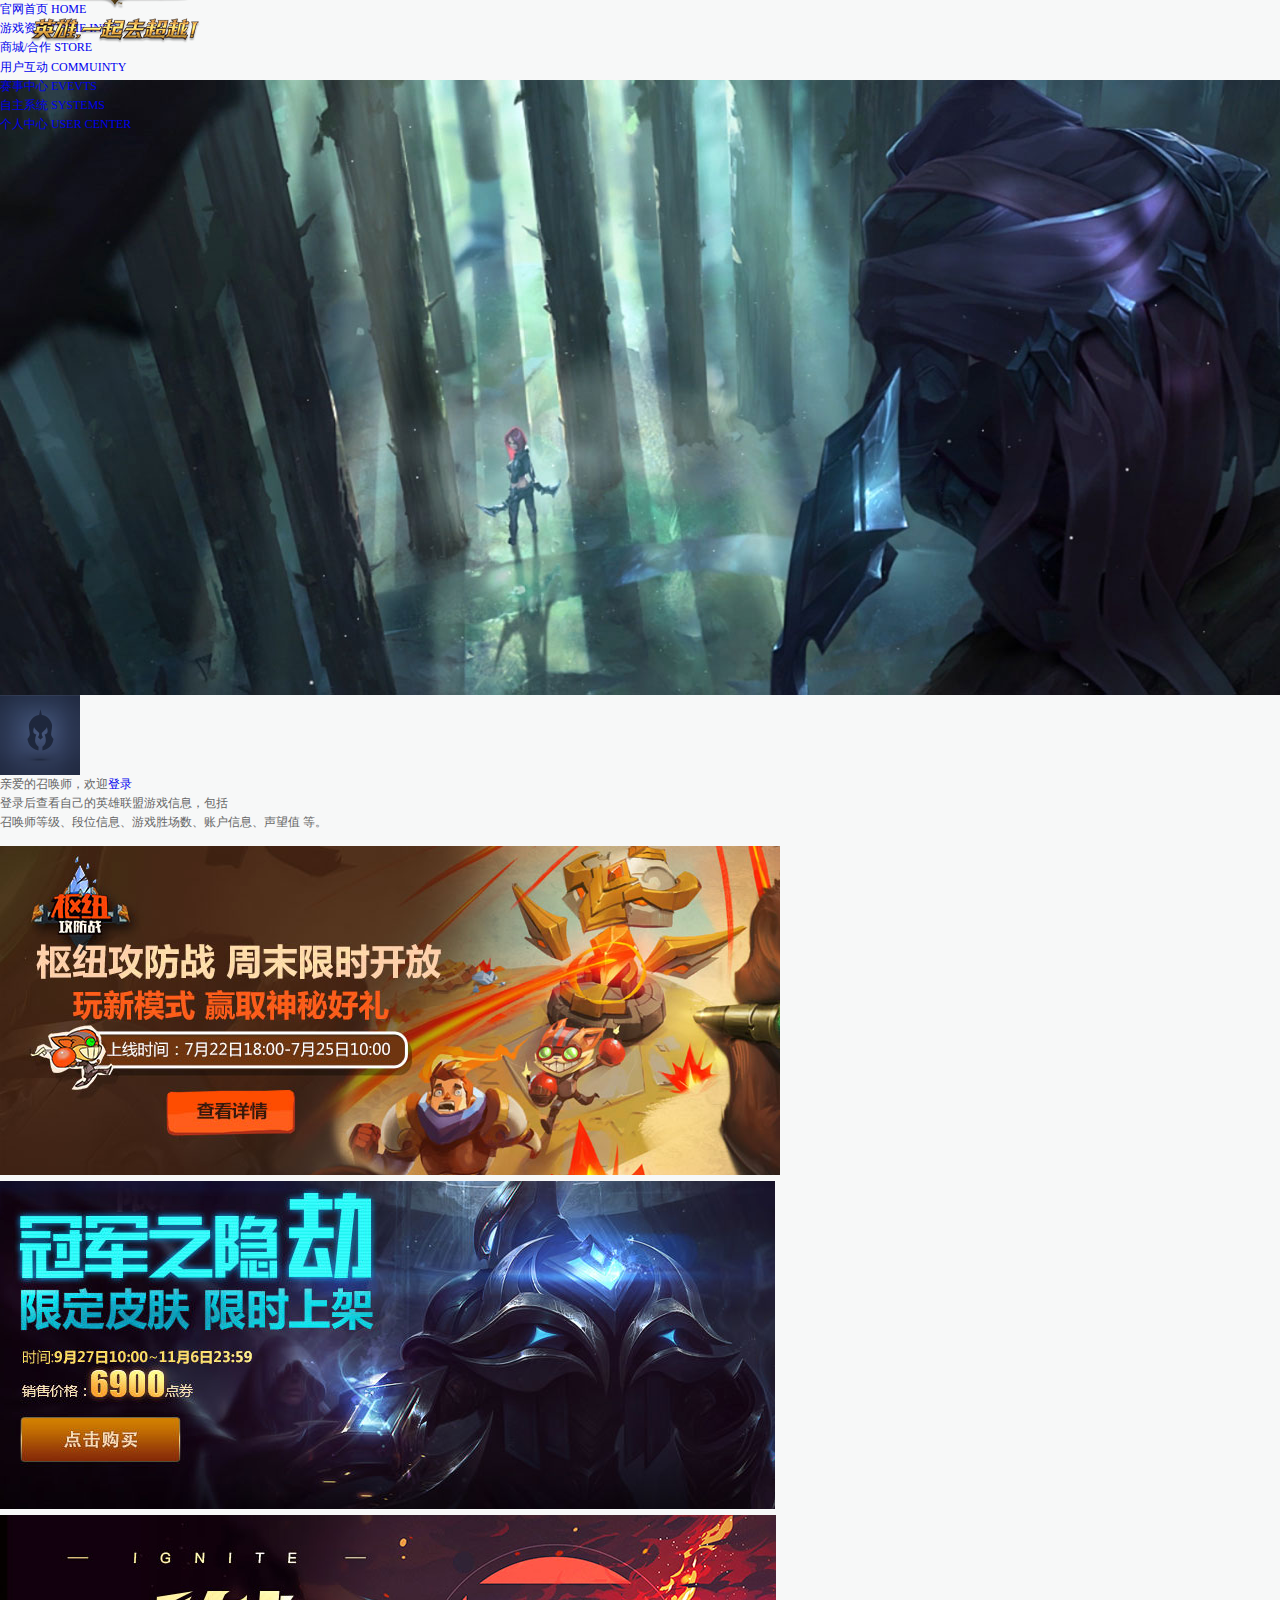
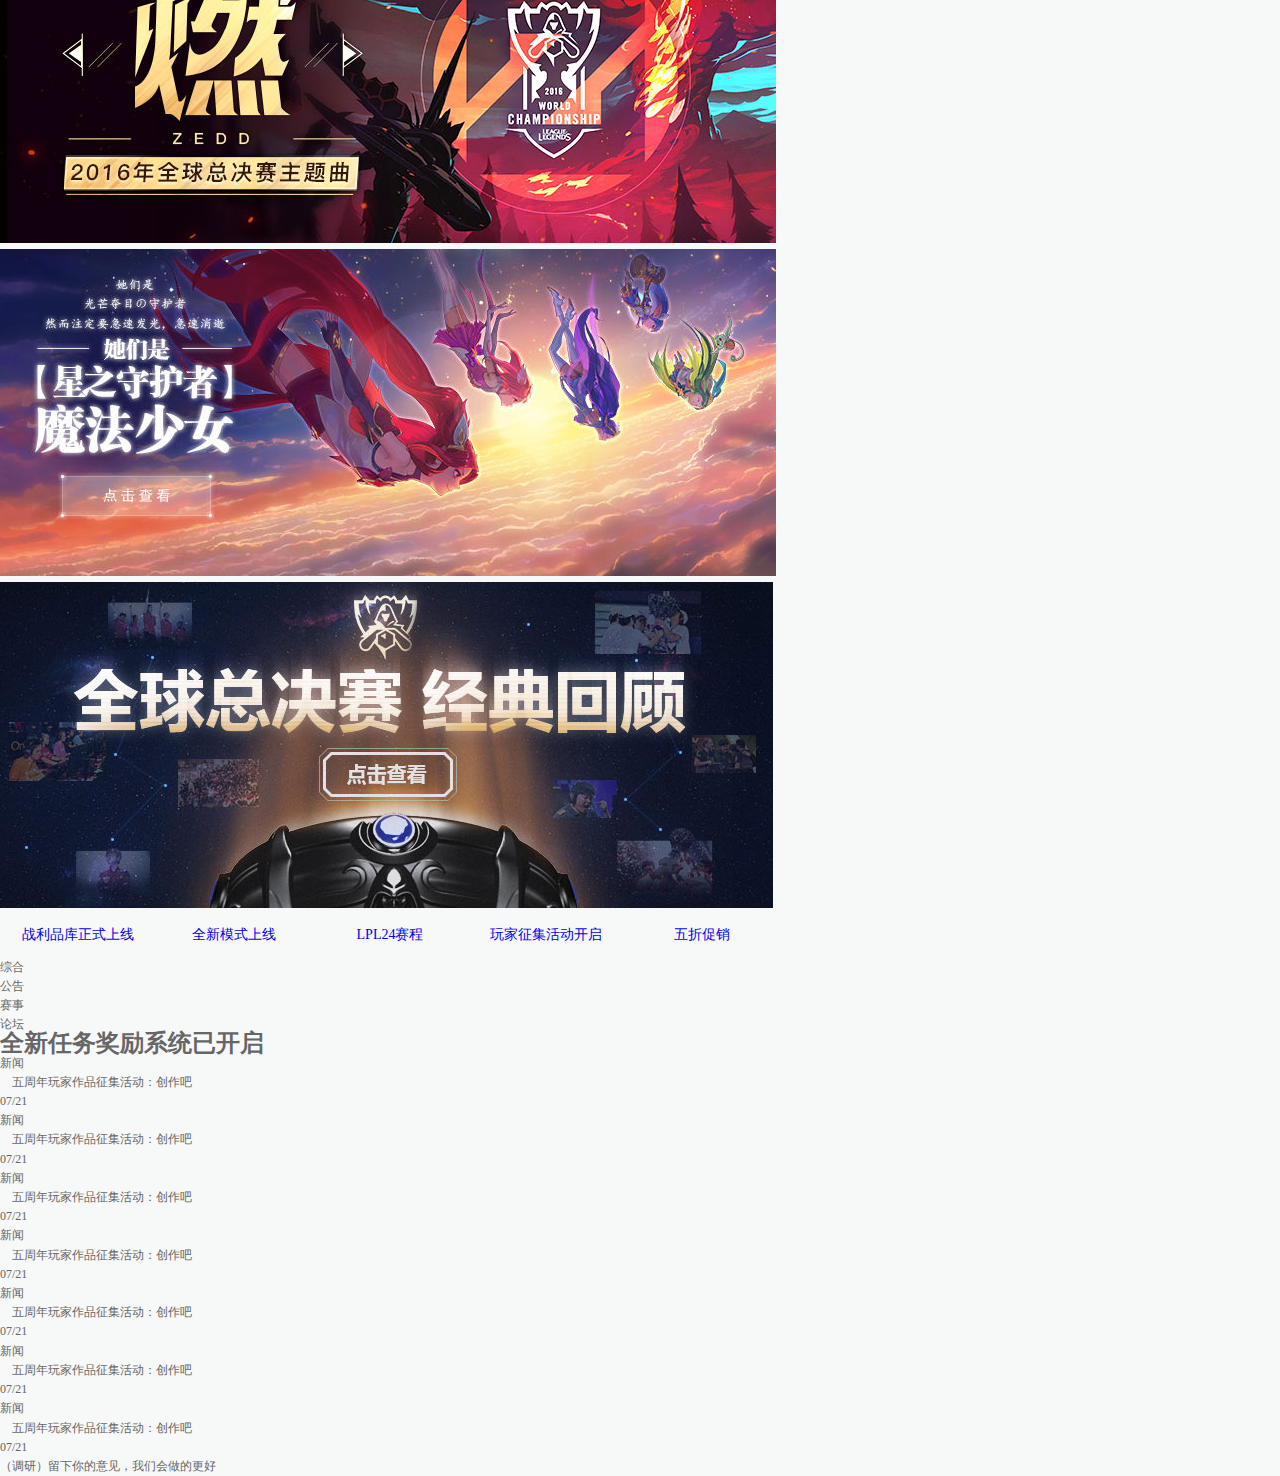
<file: 联盟.html>
<!DOCTYPE HTML PUBLIC "-//W3C//DTD HTML 4.01 Transitional//EN" "http://www.w3.org/TR/html4/loose.dtd">
<html>
<head>
<meta http-equiv="Content-Type" content="text/html; charset=utf-8">
<title>无标题文档</title>
<link rel="stylesheet" href="css/reset.css">
<link rel="stylesheet" href="css/main.css">
<script src="js/image_move.js" type="text/javascript"></script>
</head>

<body>
	<div class="header">
    	<div class="logo"></div>
        <ul>
        	<li><a  href="#">官网首页
            <span>HOME</span></a>
            </li>
        	<li><a  href="#">游戏资料
            <span>GAME INFO</span></a></li>
        	<li><a  href="#">商城/合作
            <span>STORE</span></a></li>
        	<li><a  href="#">用户互动
            <span>COMMUINTY</span></a></li>
        	<li><a  href="#">赛事中心
            <span>EVEVTS</span></a></li>
        	<li><a  href="#">自主系统
            <span>SYSTEMS</span></a></li>
        	<li><a  href="#">个人中心
            <span>USER CENTER</span></a></li>
        </ul>
    </div>
	<div class="jieshao"></div>
    <div class="add">
           <div >
                <div class="jstu1"></div>
                <div class="jstu2"></div>
                <div class="jstu2"></div>
                <div class="jstu2"></div>
                <div class="jstu2"></div>
                <div class="jstu2"></div>
                <div class="bianji1">
                	<div  class="loginheader"><img src="lianmeng_images/head.png"></div>
                    <p class="one">亲爱的召唤师，欢迎<a href="#">登录</a></p>
                    <p class="two">登录后查看自己的英雄联盟游戏信息，包括</p>
                    <p class="three">召唤师等级、段位信息、游戏胜场数、账户信息、声望值 等。</p>
                </div>
                <div class="extra"></div>
            </div>
     </div>
     <div class="blank"></div>
	 <div class="ad">
     	<div>
     		<div class="ad1">
            <ul id="imagemove" class="img_move" style="top:0px;">
                <li><img src="lianmeng_images/small_ad.png"><span></span></li>
                
                <li><img src="lianmeng_images/jie_skin.png"><span></span></li>
                
                <li><img src="lianmeng_images/fire.png"><span></span></li>
                
                <li><img src="lianmeng_images/girl.png"><span></span></li>
                
                <li><img src="lianmeng_images/finals.png"> <span></span></li>
            </ul>
             <ul class="image_name" id="ima_name">
                    <li class="teshu"><a href="#">战利品库正式上线</a></li>
                    <li class="teshu2"><a href="#">全新模式上线</a></li>
                    <li><a href="#">LPL24赛程</a></li>
                    <li><a href="#">玩家征集活动开启</a></li>
                    <li><a href="#">五折促销</a></li>
            </ul>
            </div>
            <div class="onebanner">
                	<ul class="banner">
                	<li class="banner1">综合</li>
                	<li class="banner1">公告</li>
                	<li class="banner1">赛事</li>
                	<li class="banner1">论坛</li>
                	</ul>
             </div>
             <h1><b>全新任务奖励系统已开启</b></h1>
             <div class="wrong"> 
                   <p><div>新闻</div>&nbsp;&nbsp;&nbsp;&nbsp;五周年玩家作品征集活动：创作吧<div class="time">07/21</div></p>
                   <p><div>新闻</div>&nbsp;&nbsp;&nbsp;&nbsp;五周年玩家作品征集活动：创作吧<div class="time">07/21</div></p>
                   <p><div>新闻</div>&nbsp;&nbsp;&nbsp;&nbsp;五周年玩家作品征集活动：创作吧<div class="time">07/21</div></p>
                   <p><div>新闻</div>&nbsp;&nbsp;&nbsp;&nbsp;五周年玩家作品征集活动：创作吧<div class="time">07/21</div></p>
                   <p><div>新闻</div>&nbsp;&nbsp;&nbsp;&nbsp;五周年玩家作品征集活动：创作吧<div class="time">07/21</div></p>
                   <p><div>新闻</div>&nbsp;&nbsp;&nbsp;&nbsp;五周年玩家作品征集活动：创作吧<div class="time">07/21</div></p>
                   <p><div>新闻</div>&nbsp;&nbsp;&nbsp;&nbsp;五周年玩家作品征集活动：创作吧<div class="time">07/21</div></p> 
              </div>
              <div class="tt1"> <p>（调研）留下你的意见，我们会做的更好</p></div>
         </div>
</body>
</html>
</file>
<file: css/main.css>
/* CSS Document */

.header{
	height:695px;
	overflow: hidden;
	/*background: url(http://ossweb-img.qq.com/images/lol/v1/banner/pic-big-v10.jpg) no-repeat center 80px;*/
	background: url(../resource/pic-big.jpg) no-repeat center 80px;
}
.main-nav{
	height:80px;
	background-color:#000000;
	overflow:hidden;
	}
.main-nav-inner{
	position: relative;
	width: 1010px;
	padding-left: 230px;
	overflow: hidden;
	margin: 0 auto;
}
.main-nav-inner li{
	float: left;
	width: 144px;
	height: 80px;
}
.main-nav-inner a{
	display: block;
	width: 100%;
	padding-top: 20px;
	text-align: center;
	color:#e1e1e1;
	font-size: 16px;
}
.main-nav-inner span{
	display: block;
	font-size: 10px;
	color: #575757;
	font-family: "微软雅黑", "宋体", "黑体";
	/*文本书写状态--大写*/
	text-transform: uppercase;
}
/*动态效果的div*/
#J_nav-more{
    z-index: 3;
    background:rgba(0,0,0,0.7);
    position: absolute;
    /*visibility:hidden;*/
    top: 78px;
    left: 0;
    width: 100%;
    padding-top: 20px;
    padding-bottom: 30px;
    background: rgba(0,0,0,0.7);
}
.nav-more{
    width: 1010px;
    height: 195px;
    padding-left: 170px;
    margin: 0 auto;
    overflow: hidden;
}
.nav-more li{
    float: left;
    width: 144px;
}
.nav-more li a{
    display: block;
    width: 144px;
    height: 28px;
    line-height: 28px;
    color: #e1e1e1;
    font-size: 14px;
    text-align: center;
}


.header-inner{
	position: relative;
	height: 615px;
}
.layout{
	width: 1240px;
	margin: 0 auto;
}
.logo{
	position: absolute;
	left:0;
	top:-80px;
	z-index: 4;
	width: 230px;
	height: 130px;
	background-position: 0 -166px;
	background-repeat: no-repeat;
	background-image: url("../resource/public-spr.png");
}
.top-big-video{
	position: absolute;
	z-index: 1;
	left: 50%;
	top: 0;
	margin-left: -960px;
	width: 1920px;
	height: 614px;
}
.top-act{
	position: relative;
	height: 385px;
	padding-top:115px;
	z-index: 2;
}
.top-act-name{
	position: relative;
	height: 50px;
	margin-bottom: 10px;
	color: #00ab88;
	font-size: 50px;
	line-height: 50px;
	font-weight: bold;
	background-image:-webkit-gradient(linear,0 0,0 100%,from(rgba(31,255,231,1)),to(rgba(0,171,136,1)));
	-webkit-background-clip: text;
	-webkit-text-fill-color:transparent ;
}
.top-act-name span{
	position: absolute;
	left:0;
	color:transparent;
	text-shadow: 0 0 10px #000;
	z-index: -1;
}
.top-act-desc{
	width: 500px;
	height: 48px;
	margin-bottom: 25px;
	font-size: 14px;
	color: #e3e3e3;
	line-height: 1.75;
	overflow: hidden;
	text-shadow: 0 0 5px #000;
}
.top-act-video{
	position: relative;
	z-index: 2;
	width: 220px;
	height: 120px;
	margin-bottom: 25px;
	border: 1px solid #21574c;
	background: url("../resource/pic-small-v10.jpg") no-repeat center;
}
.top-small-video{
	display: block;
	width: 220px;
	height: 120px;
}
.btn-top-play{
	position: absolute;
	left: 0;
	top: 0;
	width: 220px;
	height: 120px;
	z-index: 1;
	background: url(../resource/bg-play.png);
}
a.top-act-link{
	display: block;
	width: 155px;
	height: 36px;
	line-height: 36px;
	border: 2px solid #00ab88;
	text-align: center;
	background: rgba(0,0,0,0.65);
	font-size: 14px;
	font-weight: bold;
	color: #1bf6cc;
	border-image: linear-gradient(to bottom,#05b896 0%,#07715d 100%);
	border-image-slice: 1;
}
.top-version{
    position: absolute;
    z-index: 2;
    right: 0;
    bottom: 130px;
    font-size: 14px;
    color: #888787;
}
.top-version em{
    color: #1bf6cc;
    margin-right: 10px;
}
.top-version-link{
    display: inline-block;
    padding: 0 15px;
    height: 22px;
    line-height: 22px;
    border: 2px solid #05ad8d;
    text-align: center;
    background: rgba(0,0,0,0.65);
    font-size: 12px;
    font-weight: bold;
    color: #1bf6cc;
    border-image: linear-gradient(to bottom,#05b896 0%,#07715d 100%);
    /*规定图像边框的向内偏移*/
    border-image-slice: 1;
}
.top-quick{
    position: relative;
    z-index: 2;
    height: 115px;
    background-position:0 -472px;
    background-repeat: no-repeat;
    background-image: url("../resource/public-spr.png");
}
a.top-quick-link{
    float: left;
    width: 112px;
    height: 100px;
    padding-top: 15px;
    text-align: center;
}
a.top-quick-download{
    position: relative;
    width: 220px;
    text-indent:-9999em;
    overflow: hidden;
}

@-moz-keyframes smoke1{0%{background-position:0 0;} 100%{background-position:0 -730px;}}
@-webkit-keyframes smoke1{0%{background-position:0 0;} 100%{background-position:0 -730px;}}
@keyframes smoke1{0%{background-position:0 0;} 100%{background-position:0 -730px;}}
.top-quick-download strong{
   position: absolute;
    bottom:1px;
    left: 0;
    width: 100%;
    display: block;
    height: 115px;
    overflow: hidden;
    /*表示文本首行缩进，好比word中的首行缩进*/
    text-indent:-999em;
    background: url("../resource/smoke.png") repeat -53px -148px;
    opacity:0.3;
    animation: smoke1 40s linear infinite;
    -moz-animation:smoke1 40s linear infinite;
    -webkit-animation:smoke1 40s linear infinite;
}
.icon-quick-package{
    background-position: 0 0;
    display: block;
    width: 40px;
    height: 40px;
    margin: 0 auto;
    background-repeat:no-repeat;
    background-image: url("../resource/public-spr.png");
}
.icon-quick-video{
    background-position:-40px 0;
    display: block;
    width: 40px;
    height: 40px;
    margin: 0 auto;
    background-repeat:no-repeat;
    background-image: url("../resource/public-spr.png");
}
.icon-quick-match{
     background-position:-80px 0;
     display: block;
     width: 40px;
     height: 40px;
     margin: 0 auto;
     background-repeat:no-repeat;
     background-image: url("../resource/public-spr.png");
 }
.icon-quick-info{
    background-position:-120px 0;
    display: block;
    width: 40px;
    height: 40px;
    margin: 0 auto;
    background-repeat:no-repeat;
    background-image: url("../resource/public-spr.png");
}
.icon-quick-lcu{
    background-position:-200px 0;
    display: block;
    width: 40px;
    height: 40px;
    margin: 0 auto;
    background-repeat:no-repeat;
    background-image: url("../resource/public-spr.png");
}
.top-quick-link .name{
    display: block;
    color: #ffffff;
    font-size: 16px;
}
.top-quick-link .desc{
    display: block;
    color: #5e677f;
    font-size: 12px;
}
.top-login{
    float: left;
    width: 460px;
    height: 115px;
}
.user_content{
    padding: 17px 0 0 20px;
    color: #c1cfe8;
}
.user-header{
    float: left;
    margin-top: 0;
    width: 80px;
    height: 80px;
    margin-right: 25px;
    overflow: hidden;
}
.user-header img{
    height: 80px;
    width: 80px;
    border: 0;
}
.user_content .hello{
    padding-top: 3px;
    font-size: 16px;
    color: #fff;
}
.user_content .hello .text_login{
    margin-left: 3px;
    overflow: hidden;
    color: #0fc;
}
.blank{
    display: block;
    margin: 5px 0;
    height: 3px;
    overflow: hidden;
    background-position: -1087px -113px;
    background-repeat: no-repeat;
}
.user_content .new1{
    color: #ffffff;
}



/*主内容*/
.mainer {
    position: relative;
    z-index: 1;
    margin-bottom: 50px;
    padding-top: 28px;
    overflow: hidden;
    zoom: 1;
}
/*第一部分*/
.home-mod-l {
    float: left;
    width: 780px;
}
#move1{
    margin-top: 50px;
    position: relative;
    height:370px;
    width:780px;
    overflow: hidden;
}
/*在图片后插入元素*/

.clearfix:after{
    /*元素不可见，占据空间位置*/
    visibility: hidden;
    display: block;
    font-size: 0;
    content:"";
    /*清除浮动*/
    clear: both;
    height:0;
}
.image_move{
    overflow: hidden;
    position: relative;
    height: 327px;
    width:780px;

}
.image_move li{
    width: 780px;
    height: 327px;
    float: left;
}
.image_move li a{
    width: 780px;
    height: 327px;
    display: block;
    position: relative;
}
.image_name{
    width: 780px;
    height: 43px;
}
.image_name li{
    text-align: center;
    font-size: 14px;
    padding: 10px 10px 10px 10px;
    float: left;
    width: 136px;
    height: 23px;
}
.cur{
    background: darkturquoise;
    color: white;
}


/*视频中心*/
.home-mod{
    margin-bottom: 50px;
}
.hd{
    /*width: 780px;*/
    height: 40px;
    margin-top: 20px;
    margin-bottom: 15px;
}
.home-video-title{
    float: left;
}
.home-title{
    float: left;
    font-size: 25px;
    line-height: 40px;
    color: #555555;
    font-weight: bold;
}
.icon-video{
    background-position: -40px -40px;
    display: inline-block;
    vertical-align: -10px;
    width: 40px;
    height: 40px;
    margin-right: 5px;
    background-repeat: no-repeat;
    background-image: url("../resource/public-spr.png");
}
.txt-more{
    float: right;
    margin-top:3px;
    height: 30px;
    padding: 0 10px;
    line-height: 30px;
    margin-left: 10px;
    background: #efefef;
    border: 2px solid #efefef;
    color: #777777;
    border-radius: 25px;
}
.icon-submit{
    vertical-align: middle;
    width:24px;
    height: 24px;
    background-position: -567px -46px;
    display: inline-block;
    margin-right: 5px;
    background-repeat: no-repeat;
    background-image:url("../resource/public-spr.png") ;
}
.bd{
    overflow: hidden;
    /*width: 780px;*/
}
.tab{
    position: relative;
    height: 36px;
    line-height: 36px;
    border-bottom: 4px solid #ebecec;
}
.tab-nav{
    position: relative;
    height: 36px;
}
.video-nav li{
    width: 130px;
}
.tab-nav li{
    float: left;
    height: 36px;
    line-height: 36px;
    overflow: hidden;
    cursor: pointer;
    color: #666666;
    font-size:16px;
    text-align: center;
}
.tab-nav .current{
    color: #00ab88;
    font-weight: bold;
    border-bottom: 4px solid #00ab88;
}
.v-mod-list{
    position: relative;
    overflow: hidden;
    margin-right: -20px;
    padding-top: 30px;
    margin-bottom: 28px;
}
.v-mod-list li{
    width: 180px;
    margin-right: 20px;
    margin-bottom: 20px;
}
.v-list li{
    float: left;
    position: relative;
    /*display:inline;*/
    overflow: hidden;
}
.v-mod-list .v-link{
    position: relative;
    display: block;
    width: 180px;
    height: 100px;
    margin-bottom: 7px;
}
.v-list a{
    color: #4e4e4e;
}
.v-mod-list .v-link img{
    width: 180px;
    height: 100px;
    overflow: hidden;
    border: 0;
}
.shadow1{
    position: absolute;
    left: 0;
    bottom: 0;
    display: block;
    width: 100%;
    height: 20%;
    background: rgba(0,0,0,0.5);
}
.v-mod-list .v-meta{
    position: absolute;
    bottom: 0;
    left:5px;
    width: 96%;
    height: 20px;
    color: #ddd;
}
.v-meta .v-time{
    float: right;
}
/*阴影效果*/
.shadow2{
    display: none;
    position: absolute;
    left: 0;
    top: 0;
    width: 100%;
    height: 100%;
    opacity: 0.3;
    /*filter: alpha(opacity=30);*/
    background: rgba(0,0,0,0.3);
    /*filter: progid:DXImageTransform.Microsoft.gradient(startColorstr=#4C000000,endColorstr=#4C000000);*/
}
.icon-v{
    display: none;
    position: absolute;
    left: 50%;
    margin-left: -32.5px;
    top: 15px;
    width: 65px;
    height: 65px;
    background: url("../resource/bg-icon-v.png");
    cursor: pointer;
}
.v-mod-list .v-name{
    height: 40px;
    line-height: 20px;
    overflow: hidden;
    text-overflow: ellipsis;
}
.v-mod-list .v-name a {
    font-size: 14px;
    font-weight: normal;
    color: #333;
}
.video-more-link{
    display: block;
    background: #eaeaea;
    height: 40px;
    line-height: 40px;
    text-align: center;
    font-size: 14px;
    color:#666666;
}
.video-more-link em{
    color: #00ab88;
    font-weight: bold;
    padding: 0 3px;
    font-style: normal;
}
#J_videoInner{
    display: none;
}
.video-more{
    display: none;
}

/*赛事中心*/
.icon-match{
    background-position: -80px -40px;
    display: inline-block;
    vertical-align: -10px;
    width: 40px;
    height: 40px;
    margin-right: 5px;
    background-repeat: no-repeat;
    background-image: url("../resource/public-spr.png");
}
.match-nav li{
    width: 130px;
}

.home-match-content{
    padding: 20px 0 ;
    overflow: hidden;
}
.home-match-side{
    float: left;
    width: 180px;
    margin-right: 20px;
}
.home-match-side img{
    display: block;
    width: 180px;
    height: 225px;
}
.btn-long{
    display: block;
    margin-top: 10px;
    width: 180px;
    height: 40px;
    line-height: 40px;
    font-size: 14px;
    text-align: center;
    color: #0b4c3f;
    font-weight: bold;
    background-position:0 -346px ;
    background-repeat: no-repeat;
    background-image: url("../resource/public-spr.png");
}
.home-match-news{
    position: relative;
    overflow: hidden;
}
.event-tit{
    display: block;
    margin-bottom: 10px;
    font-size: 26px;
    color: #00A686;
    font-weight: bold;
    line-height: 30px;
}
.home-match-news .meta{
    font-size: 14px;
    /*????????*/
    line-height: 1.5;
}
.event-num{
    position: absolute;
    top: 0;
    height: 66px;
    right: 10px;
    text-align: center;
    color: #666666;
    font-size: 14px;
}
.event-num .fbig{
    font-size: 36px;
    color: #00a986;
    display: block;
    /*??*/
    padding: 10px 0 5px;
    font-weight: bold;
    margin-bottom: 10px;
}
.event-txtlist{
    margin-top: 15px;
    padding-top: 15px;
    border-top:1px solid #e0e0e0;
}
.txtlist-nape{
    display: block;
    height: 28px;
    line-height: 28px;
    position: relative;
    padding: 0 50px 0 0;
    overflow: hidden;
    font-size: 14px;
}
.txtlist-nape .lnk-tit{
    color: #333;
}
.txtlist-nape .date{
    position: absolute;
    top: 0;
    right: 0;
    line-height: 24px;
    color: #9BA0AD;
}

/*在线客服*/
.icon-online{
    background-position: -640px -40px;
    display: inline-block;
    vertical-align: -10px;
    width: 40px;
    height: 40px;
    margin-right: 5px;
    background-repeat: no-repeat;
    background-image: url("../resource/public-spr.png");
}
.home-online-more{
    float: right;
}
.more{
    width: 36px;
    height: 36px;
    background-position: -602px -42px;
    /*???*/
    text-indent: -999em;
    overflow: hidden;
    background-repeat: no-repeat;
    background-image:url("../resource/public-spr.png");
}
.online-nav{
    float: left;
}
.online-nav li{
    width: 130px;
}
.online-other{
    float: right;
}
.online-other a{
    display: inline-block;
    color: #666;
    font-size: 14px;
    margin-left: 30px;
}
.kf-txtlist{
    padding: 20px 0;
    height: 155px;
    position: relative;
    z-index: 1;
}
.kf-txtlist .txtlist-nape{
    float: left;
    width: 39%;
    padding-bottom: 2px;
    display: block;
    height: 24px;
    line-height: 24px;
    position: relative;
    padding: 0 50px 0 0;
    overflow: hidden;
    font-size: 14px;
}


/*右边内容*/

/*新闻公告*/
.home-mod-r{
    float: right;
    width: 400px;
}
.home-mod-r .hd {
    height: 40px;
    line-height: 40px;
    margin-bottom: 15px;
    overflow: hidden;
}
.home-news{
    position: relative;
    height: 370px;
    overflow: hidden;
}
.news-top{
    padding-right: 36px;
}
.news-nav li{
    width: 90px;
    font-size: 18px;
}


.home-news .more {
    position: absolute;
    right: 0;
    top: 0;
}
.news-list{
    padding: 12px 0 0;
    height: 278px;
    background-position: 0 0;
}
.news-list .first{
    height: 46px;
    margin-bottom: 5px;
    text-align: center;
    line-height: 46px;
    font-size: 20px;
    font-weight: bold;
    overflow: hidden;
}
.news-list .first .lnk-tit{
    color: #00a684;
}
.news-item{
    height: 26px;
    line-height: 26px;
    padding: 3px 0;
}
.news-item .lnk-tit {
    display: block;
    position: relative;
    height: 26px;
    line-height: 26px;
    padding: 0 55px;
    overflow: hidden;
    font-size: 14px;
    color: #333;
}
.news-item .new-type {
    position: absolute;
    left: 0;
    top: 0;
    width: 46px;
    height: 22px;
    line-height: 22px;
    background: #ebebeb;
    border: 2px solid #ebebeb;
    text-align: center;
    color: #a4a4a4;
    border-radius: 15px;
}
.news-item .date {
    position: absolute;
    right: 0;
    top: 0;
    width: 50px;
    height: 26px;
    line-height: 26px;
    text-align: right;
    color: #a4a4a4;
}
.vote-tips {
    display: block;
    width: 100%;
    height: 40px;
    line-height: 40px;
    color: #797979;
    background: #efefef;
    font-size: 14px;
    text-align: center;
}
.vote-tips a{
    display: block;
    color: #797979;
}

/*英雄/皮肤  样式*/
.home-hero{
    margin-bottom: 0px;
}
.home-hero-title{
    float: left;
}
.icon-hero{
    background-position:-160px -40px;
    display: inline-block;
    vertical-align: -10px;
    width: 40px;
    height: 40px;
    margin-right: 5px;
    background-repeat: no-repeat;
    background-image: url("../resource/public-spr.png");
}
.hero-tab{
    margin-bottom: 15px;
}
.hero-tab li {
    width: 133.333333px;
}
.hero-content{
    height:190px;
    margin-bottom: 20px;
}
.free-list{
    position: relative;
    margin-right: -5px;
}
.free-list a{
    float: left;
    position: relative;
    width: 76px;
    height: 76px;
    overflow: hidden;
    margin-right: 5px;
    margin-bottom: 5px;
}
.free-list img {
    display: block;
    width: 90px;
    height: 90px;
    margin-top: -7px;
    margin-left: -7px;
}
.sbg{
    display: none;
    position: absolute;
    width: 100%;
    height: 100%;
    top: 0;
    left: 0;
    background: rgba(2,159,127,0.8);
    cursor: pointer;
    overflow: hidden;
    z-index: 1;
}
.free-list .first-name{
    position: absolute;
    width: 66px;
    text-align: center;
    top: 30px;
    left: 5px;
    padding-top: 0;
    line-height: 14px;
}
.sbg .first-name{
    display: block;
    font-size: 14px;
    color: #fff;
}
.free-time {
    text-align: right;
    color: #9F9F9F;
    margin-bottom: 22px;
}
.hero-new-list{
    margin-right: -5px;
}
.hero-new-list a{
    float: left;
    position: relative;
    width: 76px;
    height: 165px;
    margin-right: 5px;
}
.hero-new-list img {
    display: block;
    width: 76px;
    height: 165px;
}
.hero-new-list .first-name {
    width: 66px;
    padding: 30px 5px 10px 5px;
    text-align: center;
}
.hero-new-list .last-name {
    display: block;
    text-align: center;
    font-size: 12px;
    color: #26F2C8;
}

/*快速入口*/
.home-quick{
    margin-bottom: 40px;
}
.home-quick-content{
    margin-right:-8px ;
}
.home-quick-content a{
    float: left;
    width: 94px;
    padding-top: 3px;
    height: 62px;
    margin-right: 8px;
    margin-bottom: 8px;
    background: #fefefe;
    font-size: 14px;
    color: #555555;
    text-align: center;
    box-shadow: 0 0 2px #ddd;
}
.icon-quick{
    background-position: -200px -40px;
    display: inline-block;
    vertical-align: -10px;
    width: 40px;
    height: 40px;
    margin-right: 5px;
    background-repeat: no-repeat;
    background-image: url("../resource/public-spr.png");
}
.icon-quick-icon {
    background-position: -280px -40px;
    display: block;
    width: 40px;
    height: 36px;
    margin: 0 auto;
    background-repeat: no-repeat;
    background-image: url("../resource/public-spr.png");
}


/*活动中心*/
.icon-activity{
    background-position: -240px -40px;
    background-repeat: no-repeat;
    background-image: url("../resource/public-spr.png");
    display: inline-block;
    vertical-align: -10px;
    width: 40px;
    height: 40px;
    margin-right: 5px;
}
.main-actlist{
    width: 145px;
}
.act-list{
    position: relative;
    overflow: hidden;
    zoom: 1;
}
.f1{
    float: left;
    display: inline;
}
.main-actlist li{
    width: 145px;
    height: 172px;
    margin-bottom: 5px;
}
.act-list li{
    float: left;
    position: relative;
    cursor: pointer;
}
.main-actlist .act-img{
    width: 185px;
    height: 172px;
    overflow: hidden;
}
.main-actlist .act-name{
    top: 125px;
    font-size: 14px;
    width: 140px;
    position: absolute;
    left: 10px;
    color: #fff;
    /*排序*/
    z-index: 2;
}
.main-actlist .act-sbg{
    top: 118px;
    width: 145px;
    height: 53px;
    border: 0;
    background-color: #000;
    opacity: .6;
    display: block;
    position: absolute;
    left: 0;
    z-index: 1;
}
.main-actlist .act-info {
    width: 97%;
    height: 135px;
    position: absolute;
    top: 320px;
    left: 0;
    z-index: 4;
    cursor: pointer;
    -webkit-transition: all 0.1s linear;
}
/*a:-webkit-any-link {*/
    /*color: -webkit-link;*/
/*}*/
.main-actlist .act-tit2{
    left: 10px;
    top: 5px;
    font-size: 16px;
    color: #5AFEDF;
    line-height: 30px;
    font-weight: bold;
    position: absolute;
    cursor: pointer;
}
.main-actlist .act-tx {
    top: 35px;
    height: 80px;
    width: 78%;
    line-height: 20px;
    left: 10px;
    color: #fff;
    position: absolute;
    cursor: pointer;
}
.main-actlist .act-lnk {
    font-size: 14px;
    height: 24px;
    text-align: left;
    bottom: 0;
    width: 100%;
    font-weight: bold;
    line-height: 65px;
    color: #fff;
    position: absolute;
    cursor: pointer;
}
.main-actlist .act-sbg2 {
    width: 145px;
    top: 0;
    left: 0;
    height: 291px;
    position: absolute;
    background-color: #019F7F;
    z-index: 3;
}
.act-txtlist{
    width: 240px;
}
.fr{
    float: right;
    display: inline;
}
.act-txtlist .txtlist-nape {
    margin-bottom: 1px;
    padding-right: 0;
    height: 24px;
    line-height: 24px;
}
.txtlist-nape .ico-arr {
    position: absolute;
    top: 8px;
    left: 0;
    display: block;
    width: 4px;
    height: 7px;
    background-position: -716px 0;
}
.act-txtlist .lnk-tit {
    display: block;
    padding: 0 0 0 10px;
    height: 21px;
    line-height: 21px;
    overflow: hidden;
}
.act-txtlist .lnk-tit em {
    float: left;
    width: 73%;
    height: 21px;
    line-height: 21px;
    overflow: hidden;
    font-style: normal;
}
.act-txtlist .lnk-tit .tip {
    float: right;
    width: 25%;
    text-align: center;
    overflow: hidden;
    background-color: #EBEBEB;
    color: #9A9898;
    border-radius: 15px;
    font-size: 12px;
}
.act-txtlist .txtlist-now .tip {
    background-color: #00A887;
    color: #fff;
    border-radius: 15px;
}
.subgimg{
    padding:30px 0 25px ;
    display: block;
    position: relative;
}


/*底部*/
.footer{
    padding: 30px 0;
    height: 178px;
    background: #f3f3f3;
    /*overflow: hidden;*/
}
.footer-inner{
    color: #A5A5A5;
}
.layout{
    width: 1240px;
    margin: 0 auto;
}
.footer-normal{
    float: left;
    width: 34%;
}
.footer-weixin .lo {
    float: left;
    margin-right: 20px;
    width: 67px;
    height: 67px;
    background-position: -264px 0;
    background-repeat: no-repeat;
    background-image: url("../resource/footlogo.png");
}
.footer .fb {
    font-weight: bold;
    color: #404040;
    font-size: 14px;
    line-height: 25px;
}
.footer-rule li{
    display: inline;
    padding-right: 9px;
}
.footer-mt {
    float: right;
    margin-top: 6px;
    width: 278px;
    height: 36px;
    border: 3px solid #E2E2E2;
    position: relative;
}
.footer-mt-lnk {
    display: block;
    height: 34px;
    line-height: 34px;
    /*??*/
    text-indent: 1em;
    color: #666;
    font-size: 14px;
    border: 1px solid #CBCBCB;
    cursor: pointer;
}
.footer-mt-lnk span {
    margin-top: 5px;
    width: 250px;
    height: 25px;
    line-height: 25px;
    border-right: 1px solid #DBDBDB;
}
.footer-mt-lnk .ico-arrowdown {
    margin-top: 15px;
    margin-left: 10px;
    width: 7px;
    height: 6px;
    background-position: -1233px -428px;
    background-repeat: no-repeat;
    background-image: url("../resource/public-spr.png");
}
.footer-mt-st{
    width: 278px;
    height: 176px;
    border: 3px solid #E2E2E2;
    background: #fff;
    overflow-x: hidden;
    overflow-y: auto;
    position: absolute;
    top: -176px;
    left: -3px;
}
.footer-mt-st a{
    display: block;
    height: 22px;
    line-height: 22px;
    color: #999;
    text-indent: 1.5em;
}
.footer-f {
    float: left;
    width: 100%;
    margin-top: 10px;
    padding-top: 22px;
    border-top: 3px solid #D0D0D0;
}
.footer-tcgame {
    margin-top: 15px;
    margin-right: 10px;
    width: 257px;
    height: 50px;
    background-position: 0 0;
    background-repeat: no-repeat;
    background-image: url("../resource/footlogo.png");
}
.c4F6{
    color: #818181;
}
.plr10{
    color: #E4E4E4;
    padding: 0 3px;
}
.f9{
    color: #828282;
}
</file>
